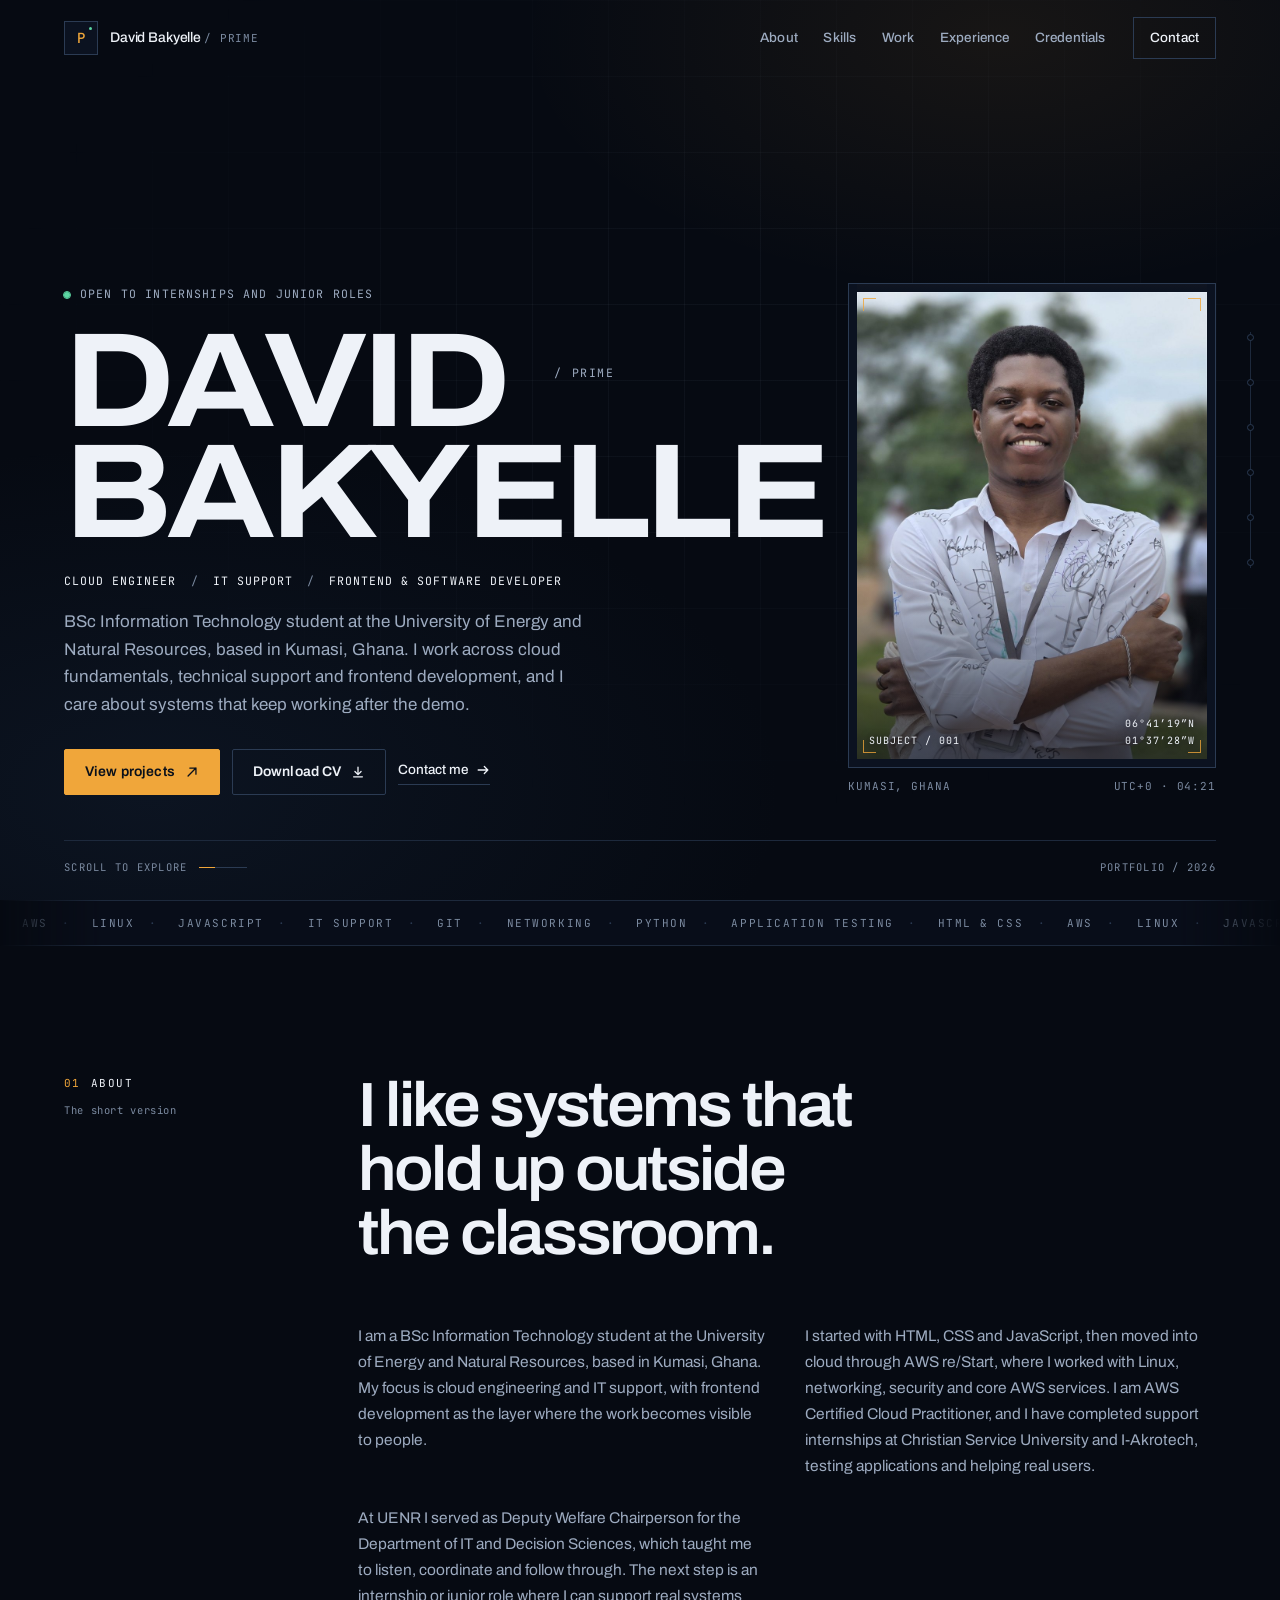
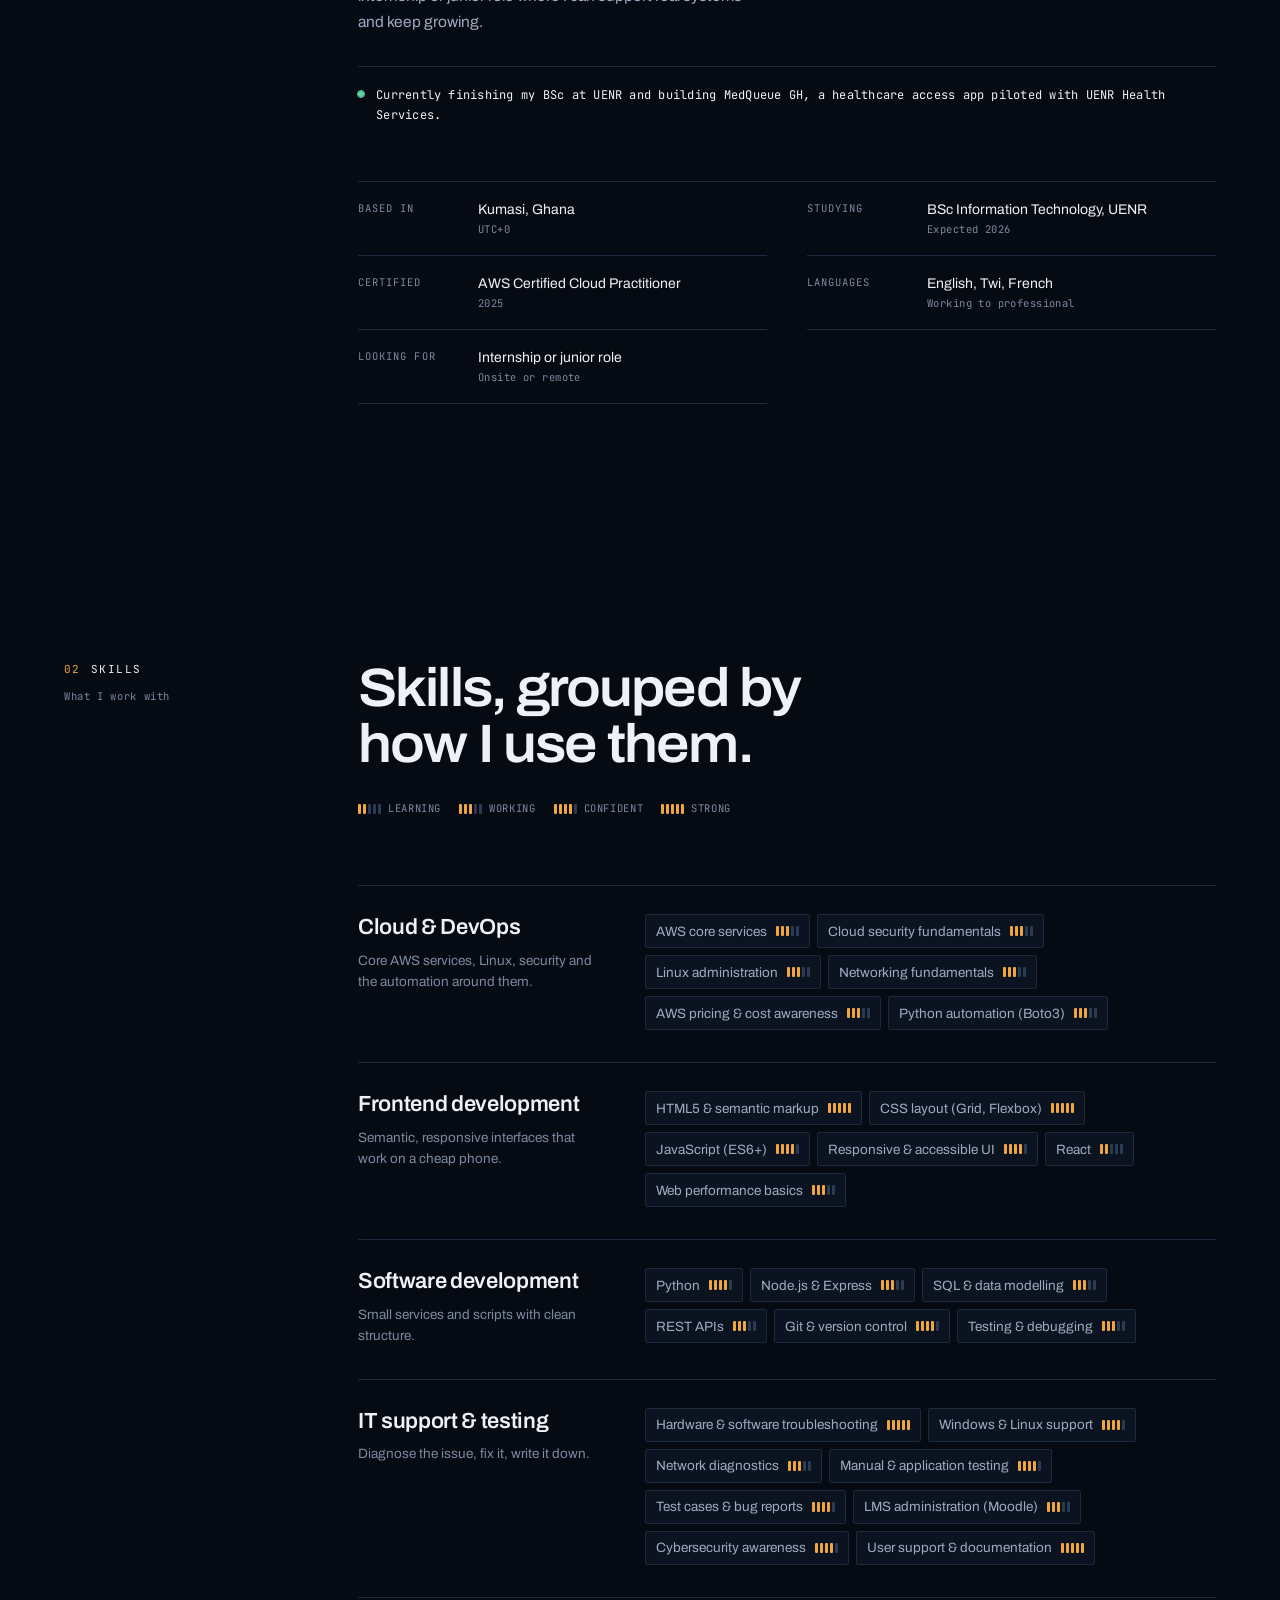
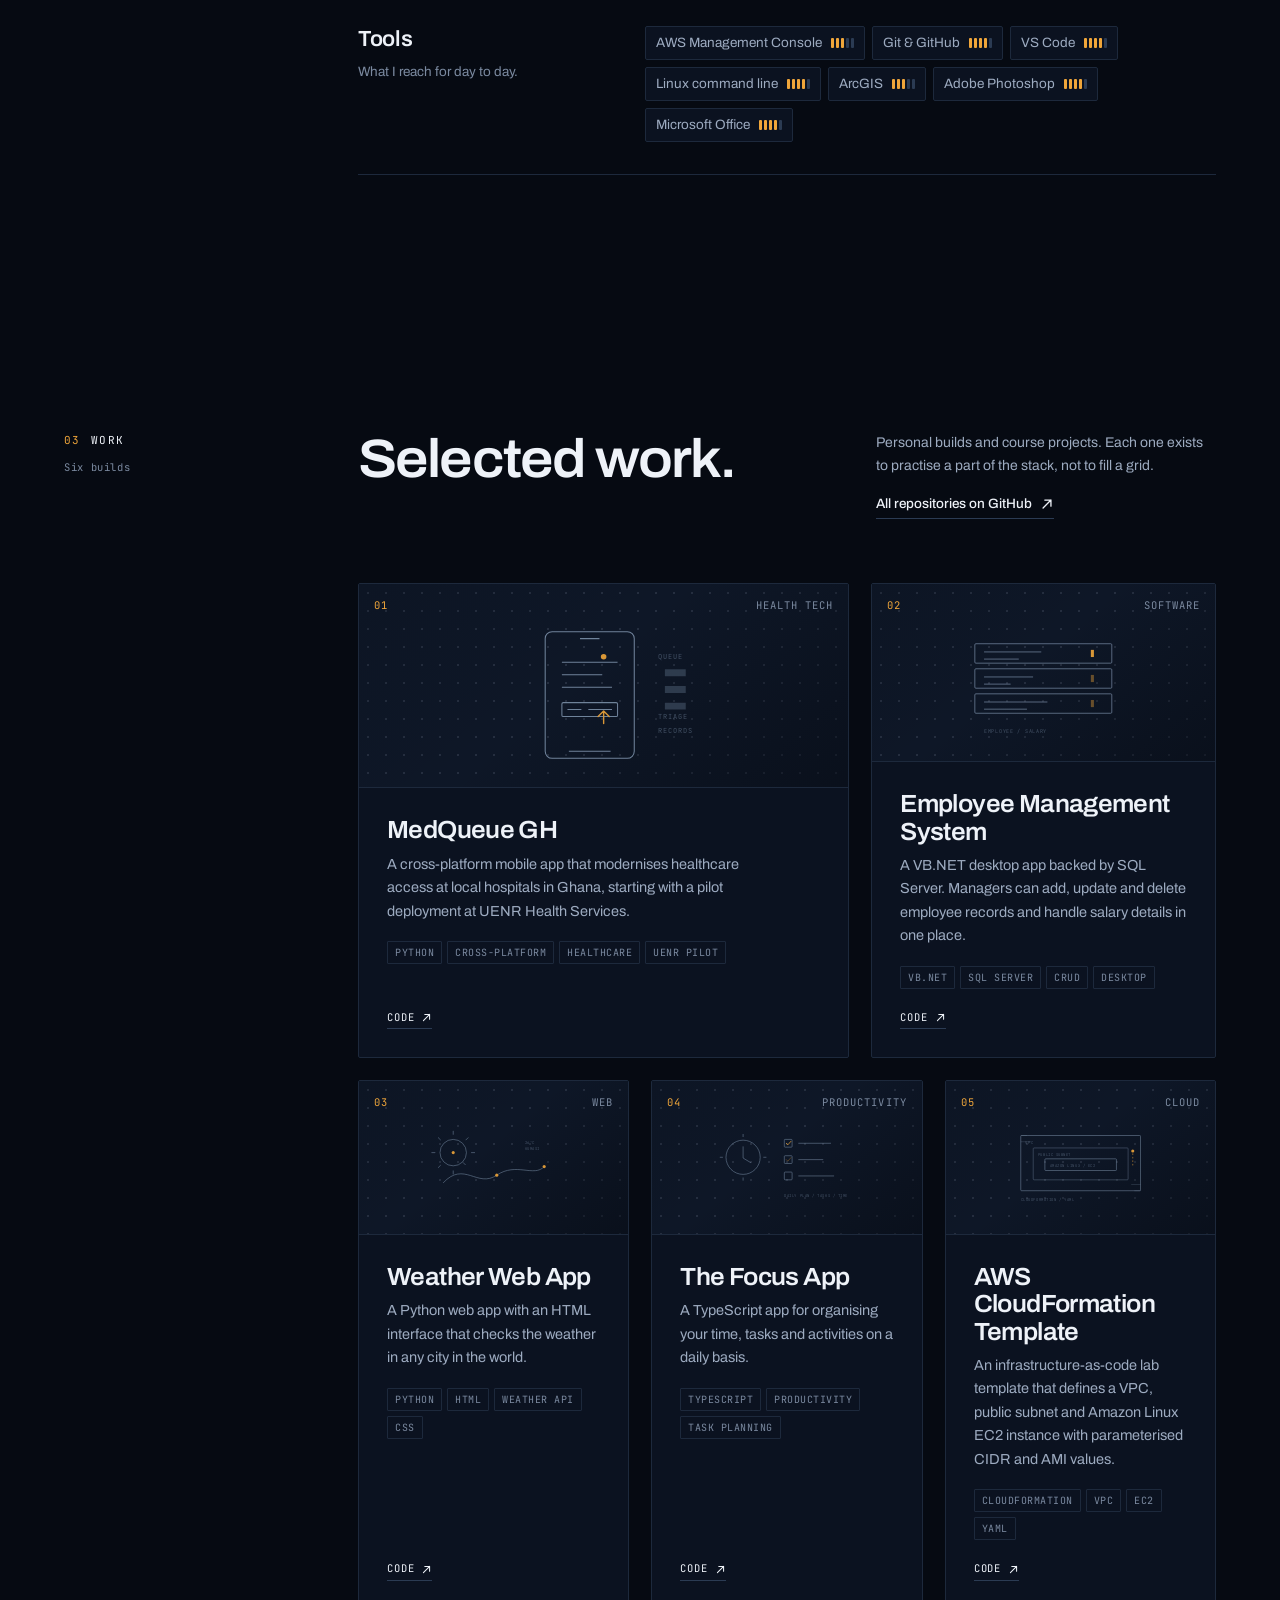
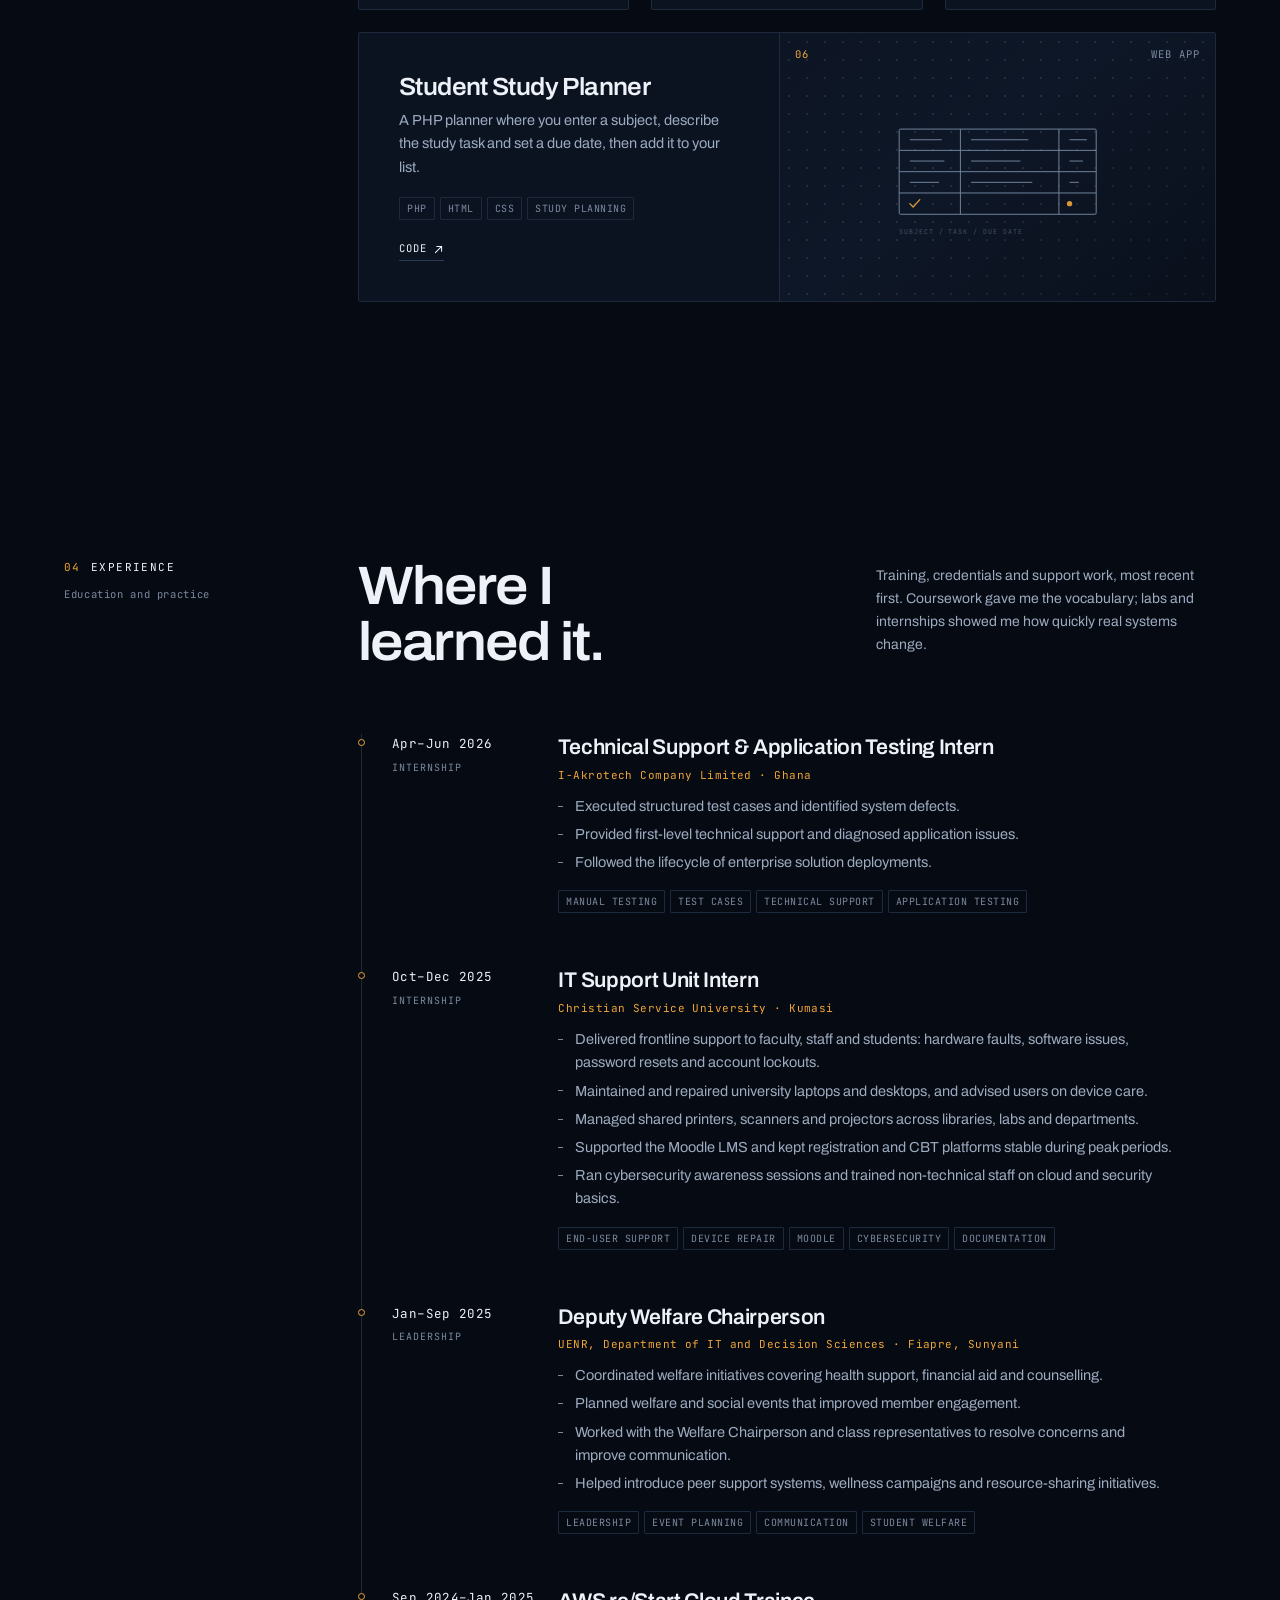
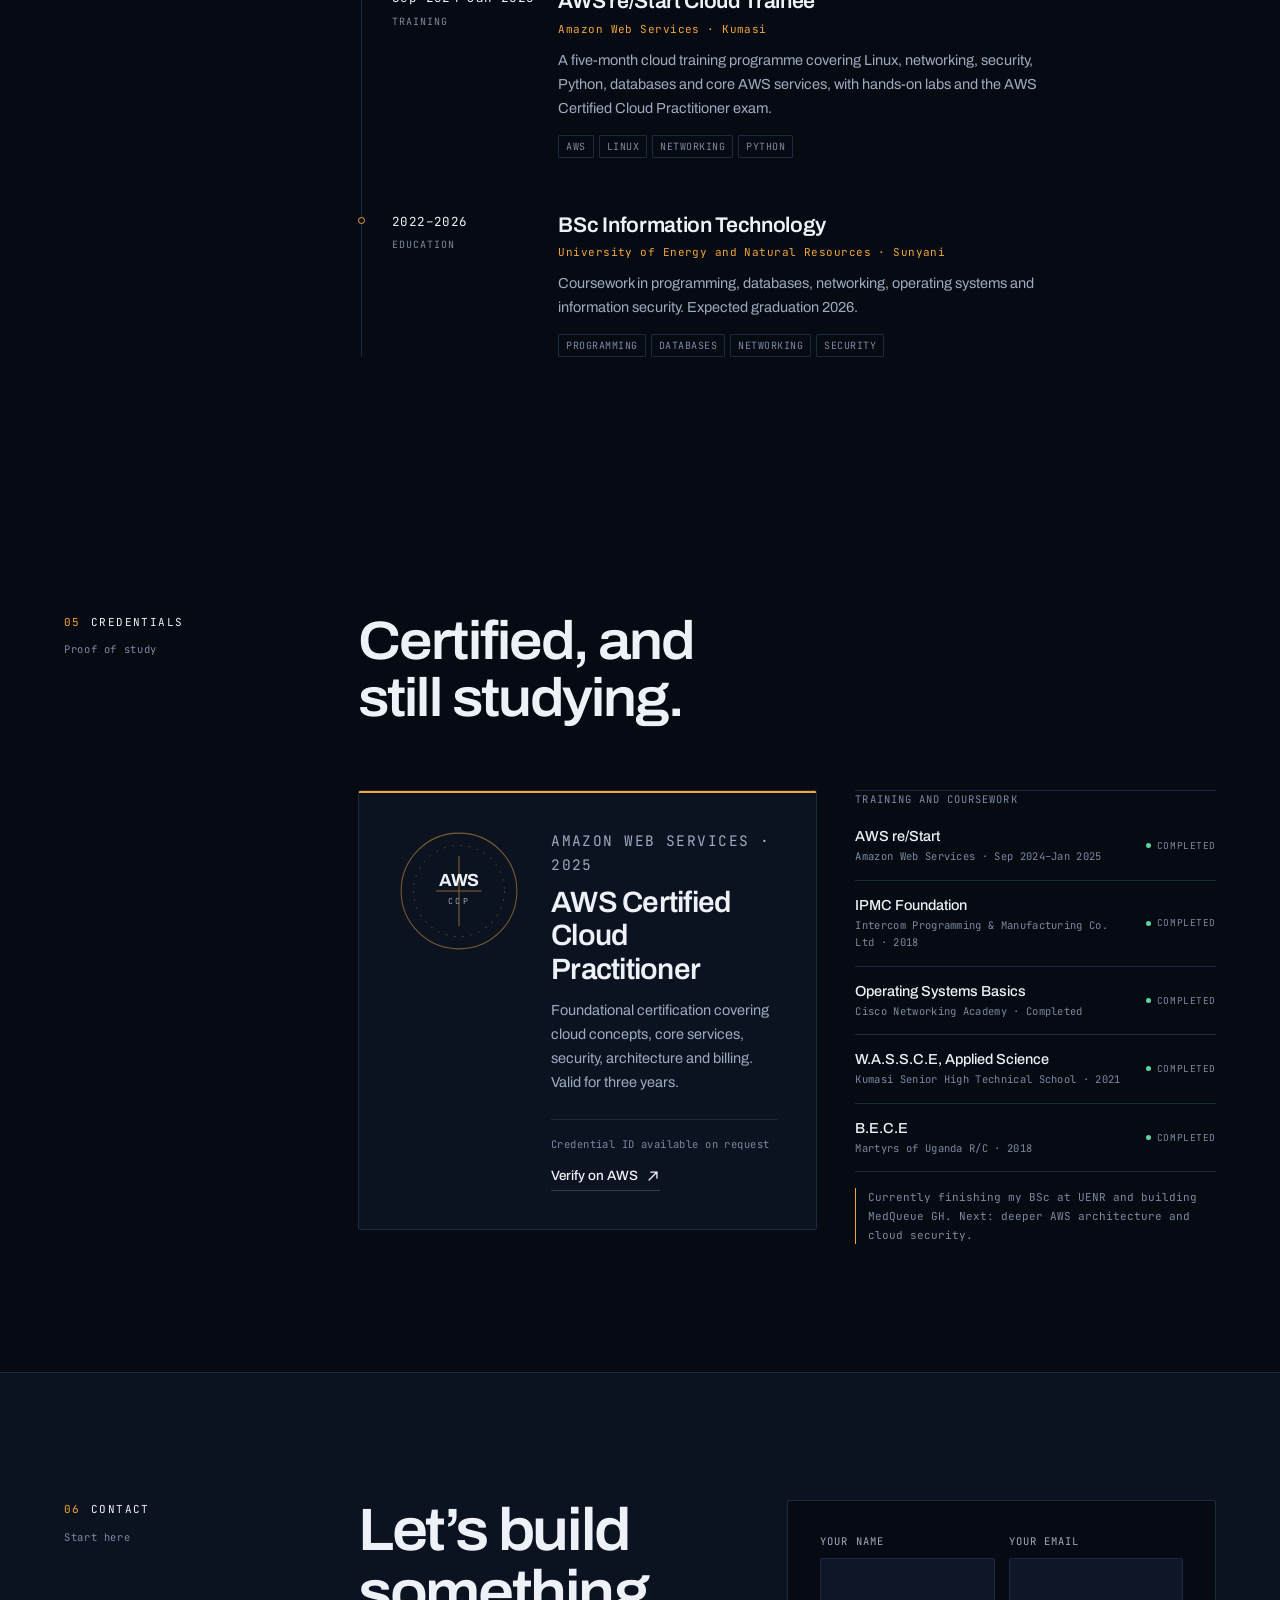
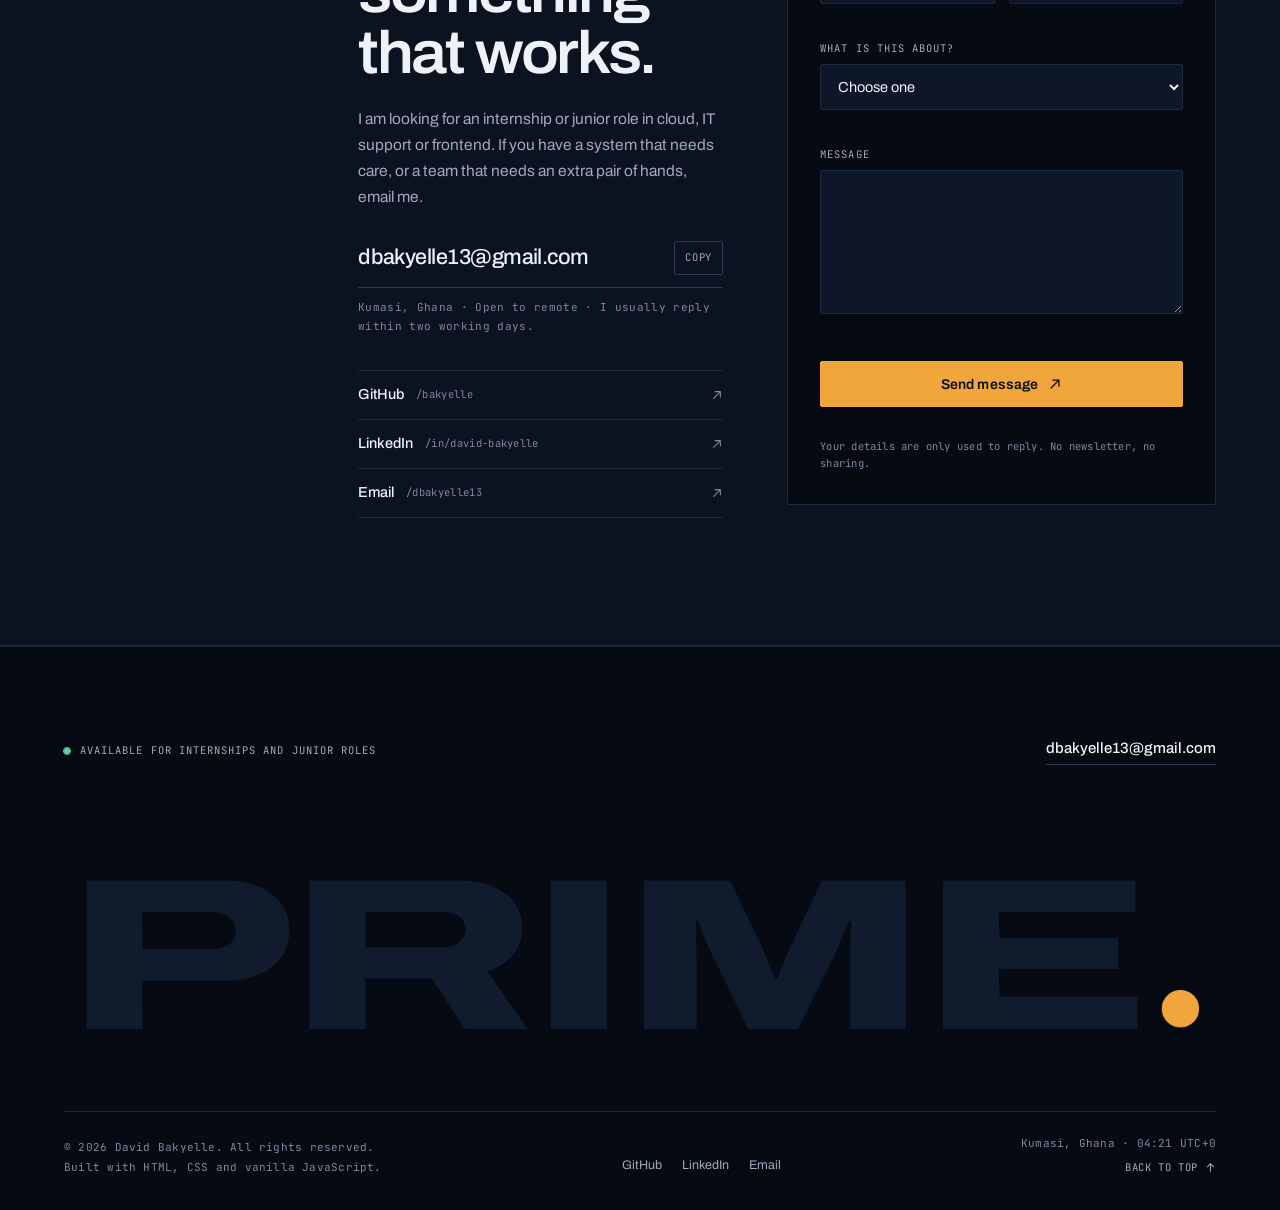
<file: index.html>
<!DOCTYPE html>
<html lang="en">
<head>
  <meta charset="utf-8">
  <meta name="viewport" content="width=device-width, initial-scale=1">
  <title>David Bakyelle (Prime) | Cloud, IT Support &amp; Frontend Developer</title>
  <meta name="description" content="David Bakyelle (Prime) is a BSc IT student at UENR, based in Kumasi, Ghana. Cloud fundamentals, IT support, frontend and software development. Open to internships and junior roles.">
  <meta name="author" content="David Bakyelle">
  <meta name="theme-color" content="#060a12">
  <meta name="color-scheme" content="dark">
  <link rel="canonical" href="https://davidbakyelle.com/">

  <link rel="icon" href="assets/img/favicon.svg" type="image/svg+xml">
  <link rel="apple-touch-icon" href="assets/img/icon-180.png">
  <link rel="manifest" href="site.webmanifest">

  <!-- Open Graph / social -->
  <meta property="og:type" content="website">
  <meta property="og:site_name" content="David Bakyelle">
  <meta property="og:title" content="David Bakyelle (Prime) | Cloud, IT Support &amp; Frontend Developer">
  <meta property="og:description" content="BSc IT student at UENR, based in Kumasi, Ghana. Cloud fundamentals, IT support, frontend and software development. Open to internships and junior roles.">
  <meta property="og:url" content="https://davidbakyelle.com/">
  <meta property="og:image" content="https://davidbakyelle.com/assets/img/og-image.png">
  <meta property="og:image:width" content="1200">
  <meta property="og:image:height" content="630">
  <meta property="og:image:alt" content="David Bakyelle, Prime. Cloud, IT support, frontend and software developer in Kumasi, Ghana.">
  <meta name="twitter:card" content="summary_large_image">
  <meta name="twitter:title" content="David Bakyelle (Prime) | Cloud, IT Support &amp; Frontend Developer">
  <meta name="twitter:description" content="BSc IT student at UENR, based in Kumasi, Ghana. Cloud fundamentals, IT support, frontend and software development.">
  <meta name="twitter:image" content="https://davidbakyelle.com/assets/img/og-image.png">

  <link rel="preload" href="assets/fonts/archivo-latin.woff2" as="font" type="font/woff2" crossorigin>
  <link rel="stylesheet" href="assets/css/fonts.css">
  <link rel="stylesheet" href="assets/css/styles.css">

  <script type="application/ld+json">
  {
    "@context": "https://schema.org",
    "@type": "Person",
    "name": "David Bakyelle",
    "alternateName": "Prime",
    "url": "https://davidbakyelle.com/",
    "image": "https://davidbakyelle.com/assets/img/portrait.jpg",
    "email": "mailto:dbakyelle13@gmail.com",
    "jobTitle": "Cloud Engineer / IT Support Specialist / Frontend and Software Developer",
    "description": "BSc Information Technology student at the University of Energy and Natural Resources, based in Kumasi, Ghana, focused on cloud computing, IT support, application testing and frontend development.",
    "address": {
      "@type": "PostalAddress",
      "addressLocality": "Kumasi",
      "addressRegion": "Ashanti Region",
      "addressCountry": "GH"
    },
    "alumniOf": [
      {
        "@type": "CollegeOrUniversity",
        "name": "University of Energy and Natural Resources"
      },
      {
        "@type": "EducationalOrganization",
        "name": "Kumasi Senior High Technical School"
      }
    ],
    "knowsAbout": ["Amazon Web Services", "Cloud computing", "Linux", "IT support", "Application testing", "Moodle LMS administration", "Cybersecurity awareness", "JavaScript", "HTML", "CSS", "Python", "ArcGIS", "Adobe Photoshop"],
    "knowsLanguage": [
      { "@type": "Language", "name": "English" },
      { "@type": "Language", "name": "Twi" },
      { "@type": "Language", "name": "French" }
    ],
    "sameAs": [
      "https://github.com/bakyelle",
      "https://www.linkedin.com/in/david-bakyelle-b27171338"
    ],
    "hasCredential": [
      {
        "@type": "EducationalOccupationalCredential",
        "name": "AWS Certified Cloud Practitioner",
        "credentialCategory": "certification",
        "dateCreated": "2025",
        "recognizedBy": {
          "@type": "Organization",
          "name": "Amazon Web Services"
        }
      },
      {
        "@type": "EducationalOccupationalCredential",
        "name": "AWS re/Start Graduate",
        "credentialCategory": "certificate",
        "recognizedBy": {
          "@type": "Organization",
          "name": "Amazon Web Services"
        }
      },
      {
        "@type": "EducationalOccupationalCredential",
        "name": "IPMC Foundation Certificate",
        "credentialCategory": "certificate",
        "recognizedBy": {
          "@type": "Organization",
          "name": "Intercom Programming & Manufacturing Co. Ltd"
        }
      },
      {
        "@type": "EducationalOccupationalCredential",
        "name": "Operating Systems Basics",
        "credentialCategory": "certificate"
      }
    ]
  }
  </script>
</head>
<body>
  <a class="skip-link" href="#main">Skip to content</a>

  <svg class="sprite" xmlns="http://www.w3.org/2000/svg" aria-hidden="true" focusable="false">
    <symbol id="i-arrow" viewBox="0 0 16 16">
      <path d="M3.5 12.5 12.5 3.5M5.5 3.5h7v7" fill="none" stroke="currentColor" stroke-width="1.5" stroke-linecap="round" stroke-linejoin="round"/>
    </symbol>
    <symbol id="i-arrow-right" viewBox="0 0 16 16">
      <path d="M2.5 8h11M9.5 4l4 4-4 4" fill="none" stroke="currentColor" stroke-width="1.5" stroke-linecap="round" stroke-linejoin="round"/>
    </symbol>
    <symbol id="i-download" viewBox="0 0 16 16">
      <path d="M8 2.5v8M4.5 7.5 8 11l3.5-3.5M3 13.5h10" fill="none" stroke="currentColor" stroke-width="1.5" stroke-linecap="round" stroke-linejoin="round"/>
    </symbol>
    <symbol id="i-arrow-up" viewBox="0 0 16 16">
      <path d="M8 13.5v-11M3.5 7 8 2.5 12.5 7" fill="none" stroke="currentColor" stroke-width="1.5" stroke-linecap="round" stroke-linejoin="round"/>
    </symbol>
  </svg>

  <header class="site-header" data-header>
    <div class="header-inner">
      <a class="brand" href="#top">
        <span class="brand-mark" aria-hidden="true">P<span class="brand-dot"></span></span>
        <span class="brand-text">David Bakyelle <span class="brand-handle">/ Prime</span></span>
        <span class="sr-only">Back to top</span>
      </a>

      <nav class="site-nav" id="site-nav" aria-label="Primary navigation">
        <a href="#about" data-nav="about">About</a>
        <a href="#skills" data-nav="skills">Skills</a>
        <a href="#work" data-nav="work">Work</a>
        <a href="#experience" data-nav="experience">Experience</a>
        <a href="#credentials" data-nav="credentials">Credentials</a>
        <a class="nav-cta" href="#contact" data-nav="contact">Contact</a>
        <span class="nav-coord" aria-hidden="true">Kumasi, Ghana · 06°41′N 01°37′W</span>
      </nav>

      <button class="menu-toggle" type="button" aria-expanded="false" aria-controls="site-nav" aria-label="Open menu">
        <span class="menu-label">Menu</span>
        <span class="menu-icon" aria-hidden="true"><span></span><span></span></span>
      </button>
    </div>
    <div class="scroll-progress" aria-hidden="true"><span data-progress></span></div>
  </header>

  <nav class="rail" aria-label="Section shortcuts">
    <span class="rail-track" aria-hidden="true"><span class="rail-fill" data-rail-fill></span></span>
    <a class="rail-node" href="#about" data-rail="about"><span class="rail-label">About</span><span class="rail-dot"></span></a>
    <a class="rail-node" href="#skills" data-rail="skills"><span class="rail-label">Skills</span><span class="rail-dot"></span></a>
    <a class="rail-node" href="#work" data-rail="work"><span class="rail-label">Work</span><span class="rail-dot"></span></a>
    <a class="rail-node" href="#experience" data-rail="experience"><span class="rail-label">Experience</span><span class="rail-dot"></span></a>
    <a class="rail-node" href="#credentials" data-rail="credentials"><span class="rail-label">Credentials</span><span class="rail-dot"></span></a>
    <a class="rail-node" href="#contact" data-rail="contact"><span class="rail-label">Contact</span><span class="rail-dot"></span></a>
  </nav>

  <main id="main">
    <section class="hero" id="top" aria-labelledby="hero-name">
      <div class="hero-grid shell">
        <div class="hero-copy">
          <p class="status">
            <span class="status-dot" aria-hidden="true"></span>
            <span>Open to internships and junior roles</span>
          </p>

          <h1 class="hero-name" id="hero-name">
            <span class="hero-line"><span class="hero-line-inner">David <span class="hero-handle">/ Prime</span></span></span>
            <span class="hero-line"><span class="hero-line-inner">Bakyelle</span></span>
          </h1>

          <p class="hero-roles">
            <span>Cloud Engineer</span>
            <span>IT Support</span>
            <span>Frontend &amp; Software Developer</span>
          </p>

          <p class="hero-intro">
            BSc Information Technology student at the University of Energy and Natural Resources,
            based in Kumasi, Ghana. I work across cloud fundamentals, technical support and frontend
            development, and I care about systems that keep working after the demo.
          </p>

          <div class="hero-actions">
            <a class="btn btn-primary" href="#work">
              <span>View projects</span>
              <svg class="icon" aria-hidden="true"><use href="#i-arrow"></use></svg>
            </a>
            <a class="btn btn-ghost" href="assets/cv/David-Bakyelle-CV.pdf" download>
              <span>Download CV</span>
              <svg class="icon" aria-hidden="true"><use href="#i-download"></use></svg>
            </a>
            <a class="link-arrow" href="#contact">
              Contact me
              <svg class="icon" aria-hidden="true"><use href="#i-arrow-right"></use></svg>
            </a>
          </div>
        </div>

        <figure class="portrait">
          <div class="portrait-frame">
            <img src="assets/img/portrait.jpg" alt="Portrait of David Bakyelle" width="900" height="1200" decoding="async" fetchpriority="high">
            <span class="portrait-scan" aria-hidden="true"></span>
            <span class="corner corner-tl" aria-hidden="true"></span>
            <span class="corner corner-tr" aria-hidden="true"></span>
            <span class="corner corner-bl" aria-hidden="true"></span>
            <span class="corner corner-br" aria-hidden="true"></span>
            <figcaption class="portrait-meta">
              <span>Subject / 001</span>
              <span>06°41′19″N<br>01°37′28″W</span>
            </figcaption>
          </div>
          <div class="portrait-caption">
            <span>Kumasi, Ghana</span>
            <span>UTC+0 · <time data-clock>00:00</time></span>
          </div>
        </figure>
      </div>

      <div class="hero-foot shell">
        <a class="scroll-cue" href="#about">
          <span>Scroll to explore</span>
          <span class="scroll-line" aria-hidden="true"></span>
        </a>
        <p class="hero-coord">Portfolio / 2026</p>
      </div>
    </section>

    <div class="ticker" aria-hidden="true">
      <div class="ticker-track">
        <div class="ticker-group">
          <span>AWS</span><span>Linux</span><span>JavaScript</span><span>IT support</span><span>Git</span><span>Networking</span><span>Python</span><span>Application testing</span><span>HTML &amp; CSS</span>
        </div>
        <div class="ticker-group">
          <span>AWS</span><span>Linux</span><span>JavaScript</span><span>IT support</span><span>Git</span><span>Networking</span><span>Python</span><span>Application testing</span><span>HTML &amp; CSS</span>
        </div>
      </div>
    </div>

    <section class="section about" id="about" aria-labelledby="about-title">
      <div class="section-grid shell">
        <div class="section-rail">
          <p class="section-index"><span>01</span> About</p>
          <p class="section-note">The short version</p>
        </div>

        <div class="section-main about-main">
          <h2 class="statement" id="about-title">I like systems that hold up outside the classroom.</h2>

          <div class="about-prose">
            <p>
              I am a BSc Information Technology student at the University of Energy and Natural
              Resources, based in Kumasi, Ghana. My focus is cloud engineering and IT support, with
              frontend development as the layer where the work becomes visible to people.
            </p>
            <p>
              I started with HTML, CSS and JavaScript, then moved into cloud through AWS re/Start,
              where I worked with Linux, networking, security and core AWS services. I am AWS Certified
              Cloud Practitioner, and I have completed support internships at Christian Service
              University and I-Akrotech, testing applications and helping real users.
            </p>
            <p>
              At UENR I served as Deputy Welfare Chairperson for the Department of IT and Decision
              Sciences, which taught me to listen, coordinate and follow through. The next step is an
              internship or junior role where I can support real systems and keep growing.
            </p>
            <p class="about-now">
              <span class="status-dot" aria-hidden="true"></span>
              <span>Currently finishing my BSc at UENR and building MedQueue GH, a healthcare access app piloted with UENR Health Services.</span>
            </p>
          </div>

          <dl class="facts">
            <div class="fact">
              <dt>Based in</dt>
              <dd>Kumasi, Ghana <span class="fact-muted">UTC+0</span></dd>
            </div>
            <div class="fact">
              <dt>Studying</dt>
              <dd>BSc Information Technology, UENR <span class="fact-muted">Expected 2026</span></dd>
            </div>
            <div class="fact">
              <dt>Certified</dt>
              <dd>AWS Certified Cloud Practitioner <span class="fact-muted">2025</span></dd>
            </div>
            <div class="fact">
              <dt>Languages</dt>
              <dd>English, Twi, French <span class="fact-muted">Working to professional</span></dd>
            </div>
            <div class="fact">
              <dt>Looking for</dt>
              <dd>Internship or junior role <span class="fact-muted">Onsite or remote</span></dd>
            </div>
          </dl>
        </div>
      </div>
    </section>

    <section class="section skills" id="skills" aria-labelledby="skills-title">
      <div class="section-grid shell">
        <div class="section-rail">
          <p class="section-index"><span>02</span> Skills</p>
          <p class="section-note">What I work with</p>
        </div>

        <div class="section-main">
          <div class="section-head">
            <h2 id="skills-title">Skills, grouped by how I use them.</h2>
            <div class="skill-legend" aria-hidden="true">
              <span><span class="meter meter-demo" data-level="2"><i></i><i></i><i></i><i></i><i></i></span>Learning</span>
              <span><span class="meter meter-demo" data-level="3"><i></i><i></i><i></i><i></i><i></i></span>Working</span>
              <span><span class="meter meter-demo" data-level="4"><i></i><i></i><i></i><i></i><i></i></span>Confident</span>
              <span><span class="meter meter-demo" data-level="5"><i></i><i></i><i></i><i></i><i></i></span>Strong</span>
            </div>
          </div>

          <div class="skill-groups">
            <article class="skill-group">
              <div class="skill-group-head">
                <h3>Cloud &amp; DevOps</h3>
                <p>Core AWS services, Linux, security and the automation around them.</p>
              </div>
              <ul class="skill-list">
                <li class="skill" data-level="3">
                  <span class="skill-name">AWS core services</span>
                  <span class="meter" aria-hidden="true"><i></i><i></i><i></i><i></i><i></i></span>
                  <span class="sr-only">Working level, 3 of 5</span>
                </li>
                <li class="skill" data-level="3">
                  <span class="skill-name">Cloud security fundamentals</span>
                  <span class="meter" aria-hidden="true"><i></i><i></i><i></i><i></i><i></i></span>
                  <span class="sr-only">Working level, 3 of 5</span>
                </li>
                <li class="skill" data-level="3">
                  <span class="skill-name">Linux administration</span>
                  <span class="meter" aria-hidden="true"><i></i><i></i><i></i><i></i><i></i></span>
                  <span class="sr-only">Working level, 3 of 5</span>
                </li>
                <li class="skill" data-level="3">
                  <span class="skill-name">Networking fundamentals</span>
                  <span class="meter" aria-hidden="true"><i></i><i></i><i></i><i></i><i></i></span>
                  <span class="sr-only">Working level, 3 of 5</span>
                </li>
                <li class="skill" data-level="3">
                  <span class="skill-name">AWS pricing &amp; cost awareness</span>
                  <span class="meter" aria-hidden="true"><i></i><i></i><i></i><i></i><i></i></span>
                  <span class="sr-only">Working level, 3 of 5</span>
                </li>
                <li class="skill" data-level="3">
                  <span class="skill-name">Python automation (Boto3)</span>
                  <span class="meter" aria-hidden="true"><i></i><i></i><i></i><i></i><i></i></span>
                  <span class="sr-only">Working level, 3 of 5</span>
                </li>
              </ul>
            </article>

            <article class="skill-group">
              <div class="skill-group-head">
                <h3>Frontend development</h3>
                <p>Semantic, responsive interfaces that work on a cheap phone.</p>
              </div>
              <ul class="skill-list">
                <li class="skill" data-level="5">
                  <span class="skill-name">HTML5 &amp; semantic markup</span>
                  <span class="meter" aria-hidden="true"><i></i><i></i><i></i><i></i><i></i></span>
                  <span class="sr-only">Strong level, 5 of 5</span>
                </li>
                <li class="skill" data-level="5">
                  <span class="skill-name">CSS layout (Grid, Flexbox)</span>
                  <span class="meter" aria-hidden="true"><i></i><i></i><i></i><i></i><i></i></span>
                  <span class="sr-only">Strong level, 5 of 5</span>
                </li>
                <li class="skill" data-level="4">
                  <span class="skill-name">JavaScript (ES6+)</span>
                  <span class="meter" aria-hidden="true"><i></i><i></i><i></i><i></i><i></i></span>
                  <span class="sr-only">Confident level, 4 of 5</span>
                </li>
                <li class="skill" data-level="4">
                  <span class="skill-name">Responsive &amp; accessible UI</span>
                  <span class="meter" aria-hidden="true"><i></i><i></i><i></i><i></i><i></i></span>
                  <span class="sr-only">Confident level, 4 of 5</span>
                </li>
                <li class="skill" data-level="2">
                  <span class="skill-name">React</span>
                  <span class="meter" aria-hidden="true"><i></i><i></i><i></i><i></i><i></i></span>
                  <span class="sr-only">Learning level, 2 of 5</span>
                </li>
                <li class="skill" data-level="3">
                  <span class="skill-name">Web performance basics</span>
                  <span class="meter" aria-hidden="true"><i></i><i></i><i></i><i></i><i></i></span>
                  <span class="sr-only">Working level, 3 of 5</span>
                </li>
              </ul>
            </article>

            <article class="skill-group">
              <div class="skill-group-head">
                <h3>Software development</h3>
                <p>Small services and scripts with clean structure.</p>
              </div>
              <ul class="skill-list">
                <li class="skill" data-level="4">
                  <span class="skill-name">Python</span>
                  <span class="meter" aria-hidden="true"><i></i><i></i><i></i><i></i><i></i></span>
                  <span class="sr-only">Confident level, 4 of 5</span>
                </li>
                <li class="skill" data-level="3">
                  <span class="skill-name">Node.js &amp; Express</span>
                  <span class="meter" aria-hidden="true"><i></i><i></i><i></i><i></i><i></i></span>
                  <span class="sr-only">Working level, 3 of 5</span>
                </li>
                <li class="skill" data-level="3">
                  <span class="skill-name">SQL &amp; data modelling</span>
                  <span class="meter" aria-hidden="true"><i></i><i></i><i></i><i></i><i></i></span>
                  <span class="sr-only">Working level, 3 of 5</span>
                </li>
                <li class="skill" data-level="3">
                  <span class="skill-name">REST APIs</span>
                  <span class="meter" aria-hidden="true"><i></i><i></i><i></i><i></i><i></i></span>
                  <span class="sr-only">Working level, 3 of 5</span>
                </li>
                <li class="skill" data-level="4">
                  <span class="skill-name">Git &amp; version control</span>
                  <span class="meter" aria-hidden="true"><i></i><i></i><i></i><i></i><i></i></span>
                  <span class="sr-only">Confident level, 4 of 5</span>
                </li>
                <li class="skill" data-level="3">
                  <span class="skill-name">Testing &amp; debugging</span>
                  <span class="meter" aria-hidden="true"><i></i><i></i><i></i><i></i><i></i></span>
                  <span class="sr-only">Working level, 3 of 5</span>
                </li>
              </ul>
            </article>

            <article class="skill-group">
              <div class="skill-group-head">
                <h3>IT support &amp; testing</h3>
                <p>Diagnose the issue, fix it, write it down.</p>
              </div>
              <ul class="skill-list">
                <li class="skill" data-level="5">
                  <span class="skill-name">Hardware &amp; software troubleshooting</span>
                  <span class="meter" aria-hidden="true"><i></i><i></i><i></i><i></i><i></i></span>
                  <span class="sr-only">Strong level, 5 of 5</span>
                </li>
                <li class="skill" data-level="4">
                  <span class="skill-name">Windows &amp; Linux support</span>
                  <span class="meter" aria-hidden="true"><i></i><i></i><i></i><i></i><i></i></span>
                  <span class="sr-only">Confident level, 4 of 5</span>
                </li>
                <li class="skill" data-level="3">
                  <span class="skill-name">Network diagnostics</span>
                  <span class="meter" aria-hidden="true"><i></i><i></i><i></i><i></i><i></i></span>
                  <span class="sr-only">Working level, 3 of 5</span>
                </li>
                <li class="skill" data-level="4">
                  <span class="skill-name">Manual &amp; application testing</span>
                  <span class="meter" aria-hidden="true"><i></i><i></i><i></i><i></i><i></i></span>
                  <span class="sr-only">Confident level, 4 of 5</span>
                </li>
                <li class="skill" data-level="4">
                  <span class="skill-name">Test cases &amp; bug reports</span>
                  <span class="meter" aria-hidden="true"><i></i><i></i><i></i><i></i><i></i></span>
                  <span class="sr-only">Confident level, 4 of 5</span>
                </li>
                <li class="skill" data-level="3">
                  <span class="skill-name">LMS administration (Moodle)</span>
                  <span class="meter" aria-hidden="true"><i></i><i></i><i></i><i></i><i></i></span>
                  <span class="sr-only">Working level, 3 of 5</span>
                </li>
                <li class="skill" data-level="4">
                  <span class="skill-name">Cybersecurity awareness</span>
                  <span class="meter" aria-hidden="true"><i></i><i></i><i></i><i></i><i></i></span>
                  <span class="sr-only">Confident level, 4 of 5</span>
                </li>
                <li class="skill" data-level="5">
                  <span class="skill-name">User support &amp; documentation</span>
                  <span class="meter" aria-hidden="true"><i></i><i></i><i></i><i></i><i></i></span>
                  <span class="sr-only">Strong level, 5 of 5</span>
                </li>
              </ul>
            </article>

            <article class="skill-group">
              <div class="skill-group-head">
                <h3>Tools</h3>
                <p>What I reach for day to day.</p>
              </div>
              <ul class="skill-list">
                <li class="skill" data-level="3">
                  <span class="skill-name">AWS Management Console</span>
                  <span class="meter" aria-hidden="true"><i></i><i></i><i></i><i></i><i></i></span>
                  <span class="sr-only">Working level, 3 of 5</span>
                </li>
                <li class="skill" data-level="4">
                  <span class="skill-name">Git &amp; GitHub</span>
                  <span class="meter" aria-hidden="true"><i></i><i></i><i></i><i></i><i></i></span>
                  <span class="sr-only">Confident level, 4 of 5</span>
                </li>
                <li class="skill" data-level="4">
                  <span class="skill-name">VS Code</span>
                  <span class="meter" aria-hidden="true"><i></i><i></i><i></i><i></i><i></i></span>
                  <span class="sr-only">Confident level, 4 of 5</span>
                </li>
                <li class="skill" data-level="4">
                  <span class="skill-name">Linux command line</span>
                  <span class="meter" aria-hidden="true"><i></i><i></i><i></i><i></i><i></i></span>
                  <span class="sr-only">Confident level, 4 of 5</span>
                </li>
                <li class="skill" data-level="3">
                  <span class="skill-name">ArcGIS</span>
                  <span class="meter" aria-hidden="true"><i></i><i></i><i></i><i></i><i></i></span>
                  <span class="sr-only">Working level, 3 of 5</span>
                </li>
                <li class="skill" data-level="4">
                  <span class="skill-name">Adobe Photoshop</span>
                  <span class="meter" aria-hidden="true"><i></i><i></i><i></i><i></i><i></i></span>
                  <span class="sr-only">Confident level, 4 of 5</span>
                </li>
                <li class="skill" data-level="4">
                  <span class="skill-name">Microsoft Office</span>
                  <span class="meter" aria-hidden="true"><i></i><i></i><i></i><i></i><i></i></span>
                  <span class="sr-only">Confident level, 4 of 5</span>
                </li>
              </ul>
            </article>
          </div>
        </div>
      </div>
    </section>

    <section class="section work" id="work" aria-labelledby="work-title">
      <div class="section-grid shell">
        <div class="section-rail">
          <p class="section-index"><span>03</span> Work</p>
          <p class="section-note">Six builds</p>
        </div>

        <div class="section-main">
          <div class="section-head section-head-split">
            <h2 id="work-title">Selected work.</h2>
            <div class="section-aside">
              <p>Personal builds and course projects. Each one exists to practise a part of the stack, not to fill a grid.</p>
              <a class="link-arrow" href="https://github.com/bakyelle" target="_blank" rel="noopener noreferrer">
                All repositories on GitHub
                <svg class="icon" aria-hidden="true"><use href="#i-arrow"></use></svg>
                <span class="sr-only">(opens in a new tab)</span>
              </a>
            </div>
          </div>

          <div class="project-grid">
            <article class="project project-lg">
              <div class="project-plate" aria-hidden="true">
                <span class="project-no">01</span>
                <span class="project-type">Health tech</span>
                <svg class="project-art" viewBox="0 0 600 240" focusable="false">
                  <g fill="none" stroke="currentColor" stroke-width="1.5">
                    <rect x="216" y="34" width="128" height="182" rx="10"/>
                    <path d="M266 44h28M250 206h60"/>
                    <path d="M240 78h80M240 96h58M240 114h72"/>
                    <rect x="240" y="136" width="80" height="20" rx="2"/>
                    <path d="M248 146h20M278 146h34"/>
                  </g>
                  <path d="M388 88h30v10h-30zM388 112h30v10h-30zM388 136h30v10h-30z" fill="currentColor" opacity=".35"/>
                  <path d="M300 166v-18m0 0-8 8m8-8 8 8" fill="none" stroke="#f0a63a" stroke-width="2" stroke-linecap="round"/>
                  <g fill="currentColor" opacity=".55" font-family="'JetBrains Mono', monospace" font-size="10" letter-spacing="1.4">
                    <text x="378" y="74">QUEUE</text>
                    <text x="378" y="160">TRIAGE</text>
                    <text x="378" y="180">RECORDS</text>
                  </g>
                  <circle cx="300" cy="70" r="4" fill="#f0a63a"/>
                </svg>
              </div>
              <div class="project-body">
                <h3>MedQueue GH</h3>
                <p>A cross-platform mobile app that modernises healthcare access at local hospitals in Ghana, starting with a pilot deployment at UENR Health Services.</p>
                <ul class="tags">
                  <li>Python</li><li>Cross-platform</li><li>Healthcare</li><li>UENR pilot</li>
                </ul>
                <div class="project-links">
                  <a href="https://github.com/bakyelle/MedQueue_GH" target="_blank" rel="noopener noreferrer">
                    Code
                    <svg class="icon" aria-hidden="true"><use href="#i-arrow"></use></svg>
                    <span class="sr-only">for MedQueue GH on GitHub (opens in a new tab)</span>
                  </a>
                </div>
              </div>
            </article>

            <article class="project project-sm">
              <div class="project-plate" aria-hidden="true">
                <span class="project-no">02</span>
                <span class="project-type">Software</span>
                <svg class="project-art" viewBox="0 0 600 240" focusable="false">
                  <g fill="none" stroke="currentColor" stroke-width="1.5">
                    <rect x="166" y="52" width="268" height="38" rx="2"/>
                    <rect x="166" y="101" width="268" height="38" rx="2"/>
                    <rect x="166" y="150" width="268" height="38" rx="2"/>
                    <path d="M184 68h112M184 82h68M184 117h96M184 131h52M184 166h124M184 180h84"/>
                  </g>
                  <g fill="#f0a63a">
                    <rect x="393" y="64" width="6" height="14"/>
                    <rect x="393" y="113" width="6" height="14" opacity=".45"/>
                    <rect x="393" y="162" width="6" height="14" opacity=".45"/>
                  </g>
                  <g fill="currentColor" opacity=".55" font-family="'JetBrains Mono', monospace" font-size="10" letter-spacing="1.4">
                    <text x="184" y="226">EMPLOYEE / SALARY</text>
                  </g>
                </svg>
              </div>
              <div class="project-body">
                <h3>Employee Management System</h3>
                <p>A VB.NET desktop app backed by SQL Server. Managers can add, update and delete employee records and handle salary details in one place.</p>
                <ul class="tags">
                  <li>VB.NET</li><li>SQL Server</li><li>CRUD</li><li>Desktop</li>
                </ul>
                <div class="project-links">
                  <a href="https://github.com/bakyelle/EmployeeManagementSystem" target="_blank" rel="noopener noreferrer">
                    Code
                    <svg class="icon" aria-hidden="true"><use href="#i-arrow"></use></svg>
                    <span class="sr-only">for Employee Management System on GitHub (opens in a new tab)</span>
                  </a>
                </div>
              </div>
            </article>

            <article class="project project-third">
              <div class="project-plate" aria-hidden="true">
                <span class="project-no">03</span>
                <span class="project-type">Web</span>
                <svg class="project-art" viewBox="0 0 600 240" focusable="false">
                  <g fill="none" stroke="currentColor" stroke-width="1.5">
                    <circle cx="196" cy="92" r="34"/>
                    <path d="M196 46v-10M196 148v-10M150 92h-10M252 92h-10M164 60l-7-7M228 124l-7-7M228 60l7-7M164 124l-7 7"/>
                    <path d="M170 170c54-58 88 14 138-20s96 6 122-22"/>
                  </g>
                  <g fill="#f0a63a">
                    <circle cx="196" cy="92" r="4"/>
                    <circle cx="308" cy="150" r="4"/>
                    <circle cx="430" cy="128" r="4"/>
                  </g>
                  <g fill="currentColor" opacity=".55" font-family="'JetBrains Mono', monospace" font-size="10" letter-spacing="1.4">
                    <text x="380" y="70">26°C</text>
                    <text x="380" y="86">KUMASI</text>
                  </g>
                </svg>
              </div>
              <div class="project-body">
                <h3>Weather Web App</h3>
                <p>A Python web app with an HTML interface that checks the weather in any city in the world.</p>
                <ul class="tags">
                  <li>Python</li><li>HTML</li><li>Weather API</li><li>CSS</li>
                </ul>
                <div class="project-links">
                  <a href="https://github.com/bakyelle/Weather-Web-App" target="_blank" rel="noopener noreferrer">
                    Code
                    <svg class="icon" aria-hidden="true"><use href="#i-arrow"></use></svg>
                    <span class="sr-only">for Weather Web App on GitHub (opens in a new tab)</span>
                  </a>
                </div>
              </div>
            </article>

            <article class="project project-third">
              <div class="project-plate" aria-hidden="true">
                <span class="project-no">04</span>
                <span class="project-type">Productivity</span>
                <svg class="project-art" viewBox="0 0 600 240" focusable="false">
                  <g fill="none" stroke="currentColor" stroke-width="1.5">
                    <circle cx="188" cy="104" r="44"/>
                    <path d="M188 76v30l20 12M188 52v-8M188 164v-8M136 104h-8M248 104h-8"/>
                    <rect x="294" y="58" width="20" height="20" rx="2"/>
                    <rect x="294" y="100" width="20" height="20" rx="2"/>
                    <rect x="294" y="142" width="20" height="20" rx="2"/>
                    <path d="M330 68h84M330 110h64M330 152h92"/>
                  </g>
                  <path d="m299 68 4 4 8-9" fill="none" stroke="#f0a63a" stroke-width="2" stroke-linecap="round" stroke-linejoin="round"/>
                  <path d="m299 110 4 4 8-9" fill="none" stroke="#f0a63a" stroke-width="2" stroke-linecap="round" stroke-linejoin="round" opacity=".45"/>
                  <g fill="currentColor" opacity=".55" font-family="'JetBrains Mono', monospace" font-size="10" letter-spacing="1.4">
                    <text x="294" y="206">DAILY PLAN / TASKS / TIME</text>
                  </g>
                </svg>
              </div>
              <div class="project-body">
                <h3>The Focus App</h3>
                <p>A TypeScript app for organising your time, tasks and activities on a daily basis.</p>
                <ul class="tags">
                  <li>TypeScript</li><li>Productivity</li><li>Task planning</li>
                </ul>
                <div class="project-links">
                  <a href="https://github.com/bakyelle/The-FocusApp" target="_blank" rel="noopener noreferrer">
                    Code
                    <svg class="icon" aria-hidden="true"><use href="#i-arrow"></use></svg>
                    <span class="sr-only">for The Focus App on GitHub (opens in a new tab)</span>
                  </a>
                </div>
              </div>
            </article>

            <article class="project project-third">
              <div class="project-plate" aria-hidden="true">
                <span class="project-no">05</span>
                <span class="project-type">Cloud</span>
                <svg class="project-art" viewBox="0 0 600 240" focusable="false">
                  <g fill="none" stroke="currentColor" stroke-width="1.5">
                    <rect x="146" y="48" width="308" height="142" rx="2"/>
                    <rect x="178" y="80" width="244" height="82" rx="2" opacity=".7"/>
                    <rect x="208" y="108" width="184" height="30" rx="2"/>
                    <path d="M146 64h26M146 48h16M454 174h-24M454 190h-16" opacity=".45"/>
                  </g>
                  <g fill="currentColor" opacity=".55" font-family="'JetBrains Mono', monospace" font-size="10" letter-spacing="1.4">
                    <text x="158" y="70">VPC</text>
                    <text x="190" y="102">PUBLIC SUBNET</text>
                    <text x="220" y="128">AMAZON LINUX / EC2</text>
                    <text x="146" y="216">CLOUDFORMATION / YAML</text>
                  </g>
                  <circle cx="434" cy="88" r="4" fill="#f0a63a"/>
                  <path d="M434 94v34" stroke="#f0a63a" stroke-width="1.5" stroke-dasharray="4 5"/>
                </svg>
              </div>
              <div class="project-body">
                <h3>AWS CloudFormation Template</h3>
                <p>An infrastructure-as-code lab template that defines a VPC, public subnet and Amazon Linux EC2 instance with parameterised CIDR and AMI values.</p>
                <ul class="tags">
                  <li>CloudFormation</li><li>VPC</li><li>EC2</li><li>YAML</li>
                </ul>
                <div class="project-links">
                  <a href="https://github.com/bakyelle/AWS-CloudFormation-template" target="_blank" rel="noopener noreferrer">
                    Code
                    <svg class="icon" aria-hidden="true"><use href="#i-arrow"></use></svg>
                    <span class="sr-only">for AWS CloudFormation Template on GitHub (opens in a new tab)</span>
                  </a>
                </div>
              </div>
            </article>

            <article class="project project-wide">
              <div class="project-plate" aria-hidden="true">
                <span class="project-no">06</span>
                <span class="project-type">Web app</span>
                <svg class="project-art" viewBox="0 0 600 240" focusable="false">
                  <g fill="none" stroke="currentColor" stroke-width="1.5">
                    <rect x="152" y="54" width="296" height="128" rx="2"/>
                    <path d="M152 86h296M152 118h296M152 150h296M244 54v128M392 54v128"/>
                    <path d="M168 70h48M260 70h86M408 70h26M168 102h52M260 102h74M408 102h20M168 134h44M260 134h92M408 134h14"/>
                  </g>
                  <g fill="currentColor" opacity=".55" font-family="'JetBrains Mono', monospace" font-size="10" letter-spacing="1.4">
                    <text x="152" y="212">SUBJECT / TASK / DUE DATE</text>
                  </g>
                  <path d="m168 166 5 5 10-11" fill="none" stroke="#f0a63a" stroke-width="2" stroke-linecap="round" stroke-linejoin="round"/>
                  <circle cx="408" cy="166" r="4" fill="#f0a63a"/>
                </svg>
              </div>
              <div class="project-body">
                <h3>Student Study Planner</h3>
                <p>A PHP planner where you enter a subject, describe the study task and set a due date, then add it to your list.</p>
                <ul class="tags">
                  <li>PHP</li><li>HTML</li><li>CSS</li><li>Study planning</li>
                </ul>
                <div class="project-links">
                  <a href="https://github.com/bakyelle/Student_Study_Planner" target="_blank" rel="noopener noreferrer">
                    Code
                    <svg class="icon" aria-hidden="true"><use href="#i-arrow"></use></svg>
                    <span class="sr-only">for Student Study Planner on GitHub (opens in a new tab)</span>
                  </a>
                </div>
              </div>
            </article>
          </div>
        </div>
      </div>
    </section>

    <section class="section experience" id="experience" aria-labelledby="experience-title">
      <div class="section-grid shell">
        <div class="section-rail">
          <p class="section-index"><span>04</span> Experience</p>
          <p class="section-note">Education and practice</p>
        </div>

        <div class="section-main">
          <div class="section-head section-head-split">
            <h2 id="experience-title">Where I learned it.</h2>
            <p class="section-aside section-aside-text">Training, credentials and support work, most recent first. Coursework gave me the vocabulary; labs and internships showed me how quickly real systems change.</p>
          </div>

          <ol class="timeline">
            <li class="timeline-item">
              <div class="timeline-meta">
                <span class="timeline-date">Apr–Jun 2026</span>
                <span class="timeline-type">Internship</span>
              </div>
              <div class="timeline-body">
                <h3>Technical Support &amp; Application Testing Intern</h3>
                <p class="timeline-org">I-Akrotech Company Limited · Ghana</p>
                <ul class="timeline-points">
                  <li>Executed structured test cases and identified system defects.</li>
                  <li>Provided first-level technical support and diagnosed application issues.</li>
                  <li>Followed the lifecycle of enterprise solution deployments.</li>
                </ul>
                <ul class="tags">
                  <li>Manual testing</li><li>Test cases</li><li>Technical support</li><li>Application testing</li>
                </ul>
              </div>
            </li>

            <li class="timeline-item">
              <div class="timeline-meta">
                <span class="timeline-date">Oct–Dec 2025</span>
                <span class="timeline-type">Internship</span>
              </div>
              <div class="timeline-body">
                <h3>IT Support Unit Intern</h3>
                <p class="timeline-org">Christian Service University · Kumasi</p>
                <ul class="timeline-points">
                  <li>Delivered frontline support to faculty, staff and students: hardware faults, software issues, password resets and account lockouts.</li>
                  <li>Maintained and repaired university laptops and desktops, and advised users on device care.</li>
                  <li>Managed shared printers, scanners and projectors across libraries, labs and departments.</li>
                  <li>Supported the Moodle LMS and kept registration and CBT platforms stable during peak periods.</li>
                  <li>Ran cybersecurity awareness sessions and trained non-technical staff on cloud and security basics.</li>
                </ul>
                <ul class="tags">
                  <li>End-user support</li><li>Device repair</li><li>Moodle</li><li>Cybersecurity</li><li>Documentation</li>
                </ul>
              </div>
            </li>

            <li class="timeline-item">
              <div class="timeline-meta">
                <span class="timeline-date">Jan–Sep 2025</span>
                <span class="timeline-type">Leadership</span>
              </div>
              <div class="timeline-body">
                <h3>Deputy Welfare Chairperson</h3>
                <p class="timeline-org">UENR, Department of IT and Decision Sciences · Fiapre, Sunyani</p>
                <ul class="timeline-points">
                  <li>Coordinated welfare initiatives covering health support, financial aid and counselling.</li>
                  <li>Planned welfare and social events that improved member engagement.</li>
                  <li>Worked with the Welfare Chairperson and class representatives to resolve concerns and improve communication.</li>
                  <li>Helped introduce peer support systems, wellness campaigns and resource-sharing initiatives.</li>
                </ul>
                <ul class="tags">
                  <li>Leadership</li><li>Event planning</li><li>Communication</li><li>Student welfare</li>
                </ul>
              </div>
            </li>

            <li class="timeline-item">
              <div class="timeline-meta">
                <span class="timeline-date">Sep 2024–Jan 2025</span>
                <span class="timeline-type">Training</span>
              </div>
              <div class="timeline-body">
                <h3>AWS re/Start Cloud Trainee</h3>
                <p class="timeline-org">Amazon Web Services · Kumasi</p>
                <p class="timeline-text">A five-month cloud training programme covering Linux, networking, security, Python, databases and core AWS services, with hands-on labs and the AWS Certified Cloud Practitioner exam.</p>
                <ul class="tags">
                  <li>AWS</li><li>Linux</li><li>Networking</li><li>Python</li>
                </ul>
              </div>
            </li>

            <li class="timeline-item">
              <div class="timeline-meta">
                <span class="timeline-date">2022–2026</span>
                <span class="timeline-type">Education</span>
              </div>
              <div class="timeline-body">
                <h3>BSc Information Technology</h3>
                <p class="timeline-org">University of Energy and Natural Resources · Sunyani</p>
                <p class="timeline-text">Coursework in programming, databases, networking, operating systems and information security. Expected graduation 2026.</p>
                <ul class="tags">
                  <li>Programming</li><li>Databases</li><li>Networking</li><li>Security</li>
                </ul>
              </div>
            </li>
          </ol>
        </div>
      </div>
    </section>

    <section class="section credentials" id="credentials" aria-labelledby="credentials-title">
      <div class="section-grid shell">
        <div class="section-rail">
          <p class="section-index"><span>05</span> Credentials</p>
          <p class="section-note">Proof of study</p>
        </div>

        <div class="section-main">
          <div class="section-head">
            <h2 id="credentials-title">Certified, and still studying.</h2>
          </div>

          <div class="credential-layout">
            <article class="credential-feature">
              <div class="credential-badge" aria-hidden="true">
                <svg viewBox="0 0 120 120" focusable="false">
                  <circle cx="60" cy="60" r="56" fill="none" stroke="#f0a63a" stroke-width="1" opacity=".5"/>
                  <circle cx="60" cy="60" r="44" fill="none" stroke="#f0a63a" stroke-width="1" opacity=".25" stroke-dasharray="2 6"/>
                  <path d="M60 26v68M38 60h44" stroke="#f0a63a" stroke-width="1" opacity=".55"/>
                  <text x="60" y="55" fill="#eef2f8" font-family="Archivo, Arial, sans-serif" font-size="17" font-weight="700" text-anchor="middle" letter-spacing="-0.5">AWS</text>
                  <text x="60" y="73" fill="#9dabc0" font-family="'JetBrains Mono', monospace" font-size="8" letter-spacing="2" text-anchor="middle">CCP</text>
                </svg>
              </div>
              <div class="credential-copy">
                <p class="credential-kicker">Amazon Web Services · 2025</p>
                <h3>AWS Certified Cloud Practitioner</h3>
                <p>Foundational certification covering cloud concepts, core services, security, architecture and billing. Valid for three years.</p>
                <div class="credential-foot">
                  <span>Credential ID available on request</span>
                  <a class="link-arrow" href="https://aws.amazon.com/verification/" target="_blank" rel="noopener noreferrer">
                    Verify on AWS
                    <svg class="icon" aria-hidden="true"><use href="#i-arrow"></use></svg>
                    <span class="sr-only">(opens in a new tab)</span>
                  </a>
                </div>
              </div>
            </article>

            <div class="training">
              <h3 class="training-title">Training and coursework</h3>
              <ul class="training-list">
                <li>
                  <div>
                    <p class="training-name">AWS re/Start</p>
                    <p class="training-org">Amazon Web Services · Sep 2024–Jan 2025</p>
                  </div>
                  <span class="status-tag status-done"><span aria-hidden="true"></span>Completed</span>
                </li>
                <li>
                  <div>
                    <p class="training-name">IPMC Foundation</p>
                    <p class="training-org">Intercom Programming &amp; Manufacturing Co. Ltd · 2018</p>
                  </div>
                  <span class="status-tag status-done"><span aria-hidden="true"></span>Completed</span>
                </li>
                <li>
                  <div>
                    <p class="training-name">Operating Systems Basics</p>
                    <p class="training-org">Cisco Networking Academy · Completed</p>
                  </div>
                  <span class="status-tag status-done"><span aria-hidden="true"></span>Completed</span>
                </li>
                <li>
                  <div>
                    <p class="training-name">W.A.S.S.C.E, Applied Science</p>
                    <p class="training-org">Kumasi Senior High Technical School · 2021</p>
                  </div>
                  <span class="status-tag status-done"><span aria-hidden="true"></span>Completed</span>
                </li>
                <li>
                  <div>
                    <p class="training-name">B.E.C.E</p>
                    <p class="training-org">Martyrs of Uganda R/C · 2018</p>
                  </div>
                  <span class="status-tag status-done"><span aria-hidden="true"></span>Completed</span>
                </li>
              </ul>
              <p class="training-next">Currently finishing my BSc at UENR and building MedQueue GH. Next: deeper AWS architecture and cloud security.</p>
            </div>
          </div>
        </div>
      </div>
    </section>

    <section class="section contact" id="contact" aria-labelledby="contact-title">
      <div class="section-grid shell">
        <div class="section-rail">
          <p class="section-index"><span>06</span> Contact</p>
          <p class="section-note">Start here</p>
        </div>

        <div class="section-main">
          <div class="contact-layout">
            <div class="contact-copy">
              <h2 id="contact-title">Let’s build something that works.</h2>
              <p class="contact-intro">
                I am looking for an internship or junior role in cloud, IT support or frontend. If you
                have a system that needs care, or a team that needs an extra pair of hands, email me.
              </p>

              <div class="contact-email">
                <a href="mailto:dbakyelle13@gmail.com">dbakyelle13@gmail.com</a>
                <button class="copy-btn" type="button" data-copy-email="dbakyelle13@gmail.com" aria-label="Copy email address">
                  <span data-copy-label>Copy</span>
                </button>
              </div>

              <p class="contact-meta">Kumasi, Ghana · Open to remote · I usually reply within two working days.</p>

              <ul class="social-list">
                <li>
                  <a href="https://github.com/bakyelle" target="_blank" rel="noopener noreferrer">
                    <span>GitHub</span>
                    <span class="social-handle">/bakyelle</span>
                    <svg class="icon" aria-hidden="true"><use href="#i-arrow"></use></svg>
                    <span class="sr-only">(opens in a new tab)</span>
                  </a>
                </li>
                <li>
                  <a href="https://www.linkedin.com/in/david-bakyelle-b27171338" target="_blank" rel="noopener noreferrer">
                    <span>LinkedIn</span>
                    <span class="social-handle">/in/david-bakyelle</span>
                    <svg class="icon" aria-hidden="true"><use href="#i-arrow"></use></svg>
                    <span class="sr-only">(opens in a new tab)</span>
                  </a>
                </li>
                <li>
                  <a href="mailto:dbakyelle13@gmail.com">
                    <span>Email</span>
                    <span class="social-handle">/dbakyelle13</span>
                    <svg class="icon" aria-hidden="true"><use href="#i-arrow"></use></svg>
                  </a>
                </li>
              </ul>
            </div>

            <div class="contact-form-wrap">
              <form class="contact-form" data-contact-form data-endpoint="" novalidate>
                <div class="form-row">
                  <div class="field">
                    <label for="name">Your name</label>
                    <input id="name" name="name" type="text" autocomplete="name" required minlength="2" aria-describedby="name-error">
                    <p class="field-error" id="name-error" data-error-for="name"></p>
                  </div>
                  <div class="field">
                    <label for="email">Your email</label>
                    <input id="email" name="email" type="email" autocomplete="email" required aria-describedby="email-error">
                    <p class="field-error" id="email-error" data-error-for="email"></p>
                  </div>
                </div>

                <div class="field">
                  <label for="subject">What is this about?</label>
                  <select id="subject" name="subject" required aria-describedby="subject-error">
                    <option value="" selected disabled>Choose one</option>
                    <option value="Internship">Internship</option>
                    <option value="Junior role">Junior role</option>
                    <option value="Project">Project</option>
                    <option value="Other">Something else</option>
                  </select>
                  <p class="field-error" id="subject-error" data-error-for="subject"></p>
                </div>

                <div class="field">
                  <label for="message">Message</label>
                  <textarea id="message" name="message" rows="5" required minlength="10" aria-describedby="message-error"></textarea>
                  <p class="field-error" id="message-error" data-error-for="message"></p>
                </div>

                <div class="form-hp" aria-hidden="true">
                  <label for="company">Company</label>
                  <input id="company" name="company" type="text" tabindex="-1" autocomplete="off">
                </div>

                <input type="hidden" name="_subject" value="Portfolio enquiry">

                <button class="btn btn-primary btn-submit" type="submit">
                  <span>Send message</span>
                  <svg class="icon" aria-hidden="true"><use href="#i-arrow"></use></svg>
                </button>

                <p class="form-status" data-form-status role="status" aria-live="polite"></p>
                <p class="form-note">Your details are only used to reply. No newsletter, no sharing.</p>
              </form>
            </div>
          </div>
        </div>
      </div>
    </section>
  </main>

  <footer class="site-footer">
    <div class="shell">
      <div class="footer-top">
        <p class="footer-kicker"><span class="status-dot" aria-hidden="true"></span>Available for internships and junior roles</p>
        <a class="footer-mail" href="mailto:dbakyelle13@gmail.com">dbakyelle13@gmail.com</a>
      </div>

      <img class="footer-wordmark" src="assets/img/wordmark.png" alt="" width="1600" height="300" loading="lazy" decoding="async">

      <div class="footer-bottom">
        <div class="footer-col">
          <p>© <span data-year>2026</span> David Bakyelle. All rights reserved.</p>
          <p>Built with HTML, CSS and vanilla JavaScript.</p>
        </div>

        <ul class="footer-links">
          <li><a href="https://github.com/bakyelle" target="_blank" rel="noopener noreferrer">GitHub<span class="sr-only"> (opens in a new tab)</span></a></li>
          <li><a href="https://www.linkedin.com/in/david-bakyelle-b27171338" target="_blank" rel="noopener noreferrer">LinkedIn<span class="sr-only"> (opens in a new tab)</span></a></li>
          <li><a href="mailto:dbakyelle13@gmail.com">Email</a></li>
        </ul>

        <div class="footer-col footer-col-end">
          <p>Kumasi, Ghana · <time data-clock>00:00</time> UTC+0</p>
          <a class="footer-back" href="#top">
            Back to top
            <svg class="icon" aria-hidden="true"><use href="#i-arrow-up"></use></svg>
          </a>
        </div>
      </div>
    </div>
  </footer>

  <script src="assets/js/main.js" defer></script>
</body>
</html>
</file>
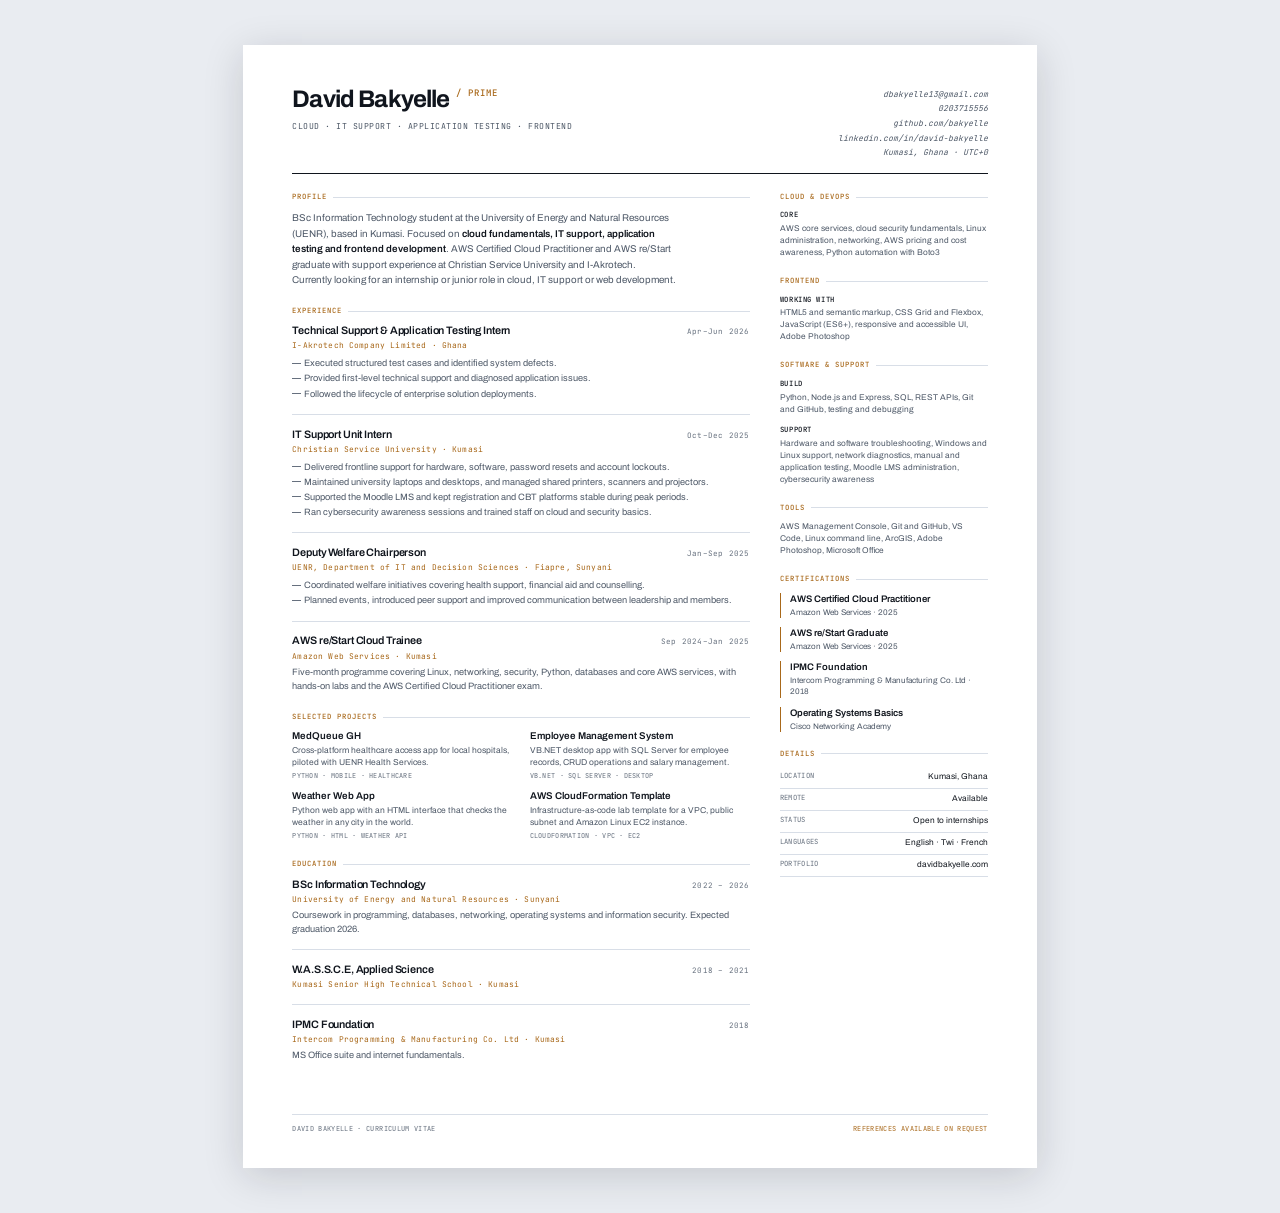
<file: assets/cv/cv.html>
<!DOCTYPE html>
<html lang="en">
<head>
  <meta charset="utf-8">
  <meta name="viewport" content="width=device-width, initial-scale=1">
  <title>David Bakyelle — Curriculum Vitae</title>
  <meta name="description" content="CV of David Bakyelle, BSc IT student at UENR, based in Kumasi, Ghana. Cloud, IT support, application testing and frontend development.">
  <link rel="icon" href="../img/favicon.svg" type="image/svg+xml">
  <link rel="stylesheet" href="../css/fonts.css">
  <style>
    @page {
      size: A4;
      margin: 0;
    }

    :root {
      --ink: #10151d;
      --muted: #4c5766;
      --faint: #66707e;
      --line: #d8dee7;
      --accent: #a8681a;
      --paper: #ffffff;
      --tint: #f6f7f9;
      --sans: "Archivo", "Helvetica Neue", Helvetica, Arial, sans-serif;
      --mono: "JetBrains Mono", ui-monospace, Consolas, monospace;
    }

    *, *::before, *::after { box-sizing: border-box; }

    html { -webkit-print-color-adjust: exact; print-color-adjust: exact; }

    body {
      margin: 0;
      background: #e9ecf1;
      color: var(--ink);
      font-family: var(--sans);
      font-size: 9.8px;
      line-height: 1.48;
      -webkit-font-smoothing: antialiased;
    }

    a { color: inherit; text-decoration: none; }

    p, h1, h2, h3, ul { margin: 0; }
    ul { padding: 0; list-style: none; }

    .page {
      width: 210mm;
      min-height: 297mm;
      margin: 0 auto;
      padding: 11mm 13mm 9mm;
      background: var(--paper);
      display: flex;
      flex-direction: column;
    }

    /* Header ------------------------------------------------------------- */

    .cv-head {
      display: flex;
      align-items: flex-start;
      justify-content: space-between;
      gap: 14mm;
      padding-bottom: 3.6mm;
      border-bottom: 1.5px solid var(--ink);
    }

    .cv-name {
      font-size: 24px;
      font-weight: 700;
      line-height: 1.02;
      letter-spacing: -0.035em;
    }

    .cv-handle {
      margin-left: 6px;
      color: var(--accent);
      font-family: var(--mono);
      font-size: 9px;
      font-weight: 500;
      letter-spacing: 0.12em;
      text-transform: uppercase;
      vertical-align: 11px;
    }

    .cv-role {
      margin-top: 2.4mm;
      color: var(--muted);
      font-family: var(--mono);
      font-size: 8.2px;
      letter-spacing: 0.06em;
      text-transform: uppercase;
    }

    .cv-contact {
      flex: none;
      text-align: right;
      font-family: var(--mono);
      font-size: 8.1px;
      line-height: 1.8;
      color: var(--muted);
    }

    .cv-contact a { display: block; }

    .cv-contact a:hover { color: var(--accent); }

    /* Layout ------------------------------------------------------------- */

    .cv-grid {
      display: grid;
      grid-template-columns: 1fr 55mm;
      gap: 8mm;
      padding-top: 4.6mm;
      flex: 1;
    }

    .block + .block { margin-top: 4.8mm; }

    .label {
      display: flex;
      align-items: center;
      gap: 6px;
      margin-bottom: 2.1mm;
      color: var(--accent);
      font-family: var(--mono);
      font-size: 7.2px;
      font-weight: 500;
      letter-spacing: 0.14em;
      text-transform: uppercase;
    }

    .label::after {
      content: "";
      flex: 1;
      height: 1px;
      background: var(--line);
    }

    .summary {
      font-size: 9.8px;
      line-height: 1.58;
      color: var(--muted);
      max-width: 64ch;
    }

    .summary strong { color: var(--ink); font-weight: 600; }

    /* Entries ------------------------------------------------------------ */

    .entry { break-inside: avoid; }

    .entry + .entry {
      margin-top: 3.4mm;
      padding-top: 3.4mm;
      border-top: 1px solid var(--line);
    }

    .entry-head {
      display: flex;
      align-items: baseline;
      justify-content: space-between;
      gap: 5mm;
    }

    .entry-role {
      font-size: 10.8px;
      font-weight: 600;
      line-height: 1.28;
      letter-spacing: -0.012em;
    }

    .entry-date {
      flex: none;
      color: var(--faint);
      font-family: var(--mono);
      font-size: 7.5px;
      letter-spacing: 0.03em;
    }

    .entry-org {
      margin-top: 0.6mm;
      color: var(--accent);
      font-family: var(--mono);
      font-size: 7.9px;
      letter-spacing: 0.02em;
    }

    .entry-list {
      margin-top: 1.4mm;
    }

    .entry-list li {
      position: relative;
      padding-left: 3mm;
      color: var(--muted);
      font-size: 9.2px;
      line-height: 1.46;
    }

    .entry-list li + li { margin-top: 0.45mm; }

    .entry-list li::before {
      content: "";
      position: absolute;
      top: 0.6em;
      left: 0;
      width: 2.2mm;
      height: 1px;
      background: var(--faint);
    }

    .entry-text {
      margin-top: 1mm;
      color: var(--muted);
      font-size: 9.2px;
      line-height: 1.5;
    }

    /* Projects ---------------------------------------------------------- */

    .project-row {
      display: grid;
      grid-template-columns: 1fr 1fr;
      gap: 2.6mm 4.6mm;
    }

    .project {
      break-inside: avoid;
    }

    .project h3 {
      font-size: 9.8px;
      font-weight: 600;
      line-height: 1.28;
    }

    .project p {
      margin-top: 0.5mm;
      color: var(--muted);
      font-size: 8.5px;
      line-height: 1.4;
    }

    .project .stack {
      margin-top: 0.7mm;
      color: var(--faint);
      font-family: var(--mono);
      font-size: 6.8px;
      letter-spacing: 0.04em;
      text-transform: uppercase;
    }

    /* Sidebar ----------------------------------------------------------- */

    .side .block + .block { margin-top: 4.4mm; }

    .skill-group + .skill-group { margin-top: 2.4mm; }

    .skill-group h3 {
      font-family: var(--mono);
      font-size: 7.2px;
      font-weight: 500;
      letter-spacing: 0.08em;
      text-transform: uppercase;
      color: var(--ink);
    }

    .skill-group p {
      margin-top: 0.55mm;
      color: var(--muted);
      font-size: 8.3px;
      line-height: 1.46;
    }

    .cert {
      border-left: 1.4px solid var(--accent);
      padding-left: 2.4mm;
    }

    .cert h3 {
      font-size: 9.5px;
      font-weight: 600;
      line-height: 1.28;
    }

    .cert p {
      margin-top: 0.45mm;
      color: var(--muted);
      font-size: 8.1px;
      line-height: 1.4;
    }

    .cert + .cert { margin-top: 2.4mm; }

    .fact-list li {
      display: flex;
      justify-content: space-between;
      gap: 2.6mm;
      padding: 1.15mm 0;
      border-bottom: 1px solid var(--line);
      font-size: 8.3px;
    }

    .fact-list span:first-child {
      color: var(--faint);
      font-family: var(--mono);
      font-size: 7.1px;
      letter-spacing: 0.04em;
      text-transform: uppercase;
    }

    .fact-list span:last-child { text-align: right; }

    /* Footer ------------------------------------------------------------ */

    .cv-foot {
      display: flex;
      align-items: center;
      justify-content: space-between;
      gap: 6mm;
      margin-top: 4.6mm;
      padding-top: 2.4mm;
      border-top: 1px solid var(--line);
      color: var(--faint);
      font-family: var(--mono);
      font-size: 6.9px;
      letter-spacing: 0.05em;
      text-transform: uppercase;
    }

    .cv-foot span:last-child { color: var(--accent); }

    @media screen {
      body { padding: 12mm 0; }
      .page { box-shadow: 0 2mm 10mm rgba(16, 21, 29, 0.16); }
    }

    /* Phone reading: the A4 sheet becomes a single column. Print is unchanged. */
    @media screen and (max-width: 760px) {
      body { padding: 0; background: var(--paper); }
      .page {
        width: 100%;
        min-height: 0;
        padding: 22px 18px 26px;
        box-shadow: none;
      }
      .cv-head {
        flex-direction: column;
        gap: 12px;
        padding-bottom: 16px;
      }
      .cv-name { font-size: 26px; }
      .cv-handle { font-size: 11px; vertical-align: 8px; }
      .cv-role { font-size: 10px; }
      .cv-contact { text-align: left; font-size: 10px; line-height: 1.75; }
      .cv-grid { grid-template-columns: 1fr; gap: 0; padding-top: 20px; }
      .block + .block { margin-top: 24px; }
      .side { margin-top: 24px; }
      .side .block + .block { margin-top: 22px; }
      .label { font-size: 9px; margin-bottom: 10px; }
      .summary { font-size: 12px; line-height: 1.6; }
      .entry-role { font-size: 12.5px; }
      .entry-date { font-size: 9.5px; }
      .entry-org { font-size: 10px; }
      .entry-list li,
      .entry-text { font-size: 11.5px; line-height: 1.55; }
      .project-row { grid-template-columns: 1fr; gap: 16px; }
      .project h3 { font-size: 12px; }
      .project p { font-size: 10.5px; }
      .project .stack { font-size: 8.5px; }
      .skill-group h3 { font-size: 9px; }
      .skill-group p { font-size: 10.5px; }
      .cert h3 { font-size: 11.5px; }
      .cert p { font-size: 10px; }
      .fact-list li { font-size: 10.5px; }
      .fact-list span:first-child { font-size: 9px; }
      .cv-foot {
        flex-direction: column;
        align-items: flex-start;
        gap: 6px;
        font-size: 8.5px;
      }
    }
  </style>
</head>
<body>
  <main class="page">
    <header class="cv-head">
      <div>
        <h1 class="cv-name">David Bakyelle<span class="cv-handle">/ Prime</span></h1>
        <p class="cv-role">Cloud · IT Support · Application Testing · Frontend</p>
      </div>
      <address class="cv-contact">
        <a href="mailto:dbakyelle13@gmail.com">dbakyelle13@gmail.com</a>
        <a href="tel:+233203715556">0203715556</a>
        <a href="https://github.com/bakyelle">github.com/bakyelle</a>
        <a href="https://www.linkedin.com/in/david-bakyelle-b27171338">linkedin.com/in/david-bakyelle</a>
        <span>Kumasi, Ghana · UTC+0</span>
      </address>
    </header>

    <div class="cv-grid">
      <div>
        <section class="block">
          <h2 class="label">Profile</h2>
          <p class="summary">
            BSc Information Technology student at the University of Energy and Natural Resources
            (UENR), based in Kumasi. Focused on <strong>cloud fundamentals, IT support, application
            testing and frontend development</strong>. AWS Certified Cloud Practitioner and AWS
            re/Start graduate with support experience at Christian Service University and I-Akrotech.
            Currently looking for an internship or junior role in cloud, IT support or web development.
          </p>
        </section>

        <section class="block">
          <h2 class="label">Experience</h2>

          <article class="entry">
            <div class="entry-head">
              <h3 class="entry-role">Technical Support &amp; Application Testing Intern</h3>
              <span class="entry-date">Apr–Jun 2026</span>
            </div>
            <p class="entry-org">I-Akrotech Company Limited · Ghana</p>
            <ul class="entry-list">
              <li>Executed structured test cases and identified system defects.</li>
              <li>Provided first-level technical support and diagnosed application issues.</li>
              <li>Followed the lifecycle of enterprise solution deployments.</li>
            </ul>
          </article>

          <article class="entry">
            <div class="entry-head">
              <h3 class="entry-role">IT Support Unit Intern</h3>
              <span class="entry-date">Oct–Dec 2025</span>
            </div>
            <p class="entry-org">Christian Service University · Kumasi</p>
            <ul class="entry-list">
              <li>Delivered frontline support for hardware, software, password resets and account lockouts.</li>
              <li>Maintained university laptops and desktops, and managed shared printers, scanners and projectors.</li>
              <li>Supported the Moodle LMS and kept registration and CBT platforms stable during peak periods.</li>
              <li>Ran cybersecurity awareness sessions and trained staff on cloud and security basics.</li>
            </ul>
          </article>

          <article class="entry">
            <div class="entry-head">
              <h3 class="entry-role">Deputy Welfare Chairperson</h3>
              <span class="entry-date">Jan–Sep 2025</span>
            </div>
            <p class="entry-org">UENR, Department of IT and Decision Sciences · Fiapre, Sunyani</p>
            <ul class="entry-list">
              <li>Coordinated welfare initiatives covering health support, financial aid and counselling.</li>
              <li>Planned events, introduced peer support and improved communication between leadership and members.</li>
            </ul>
          </article>

          <article class="entry">
            <div class="entry-head">
              <h3 class="entry-role">AWS re/Start Cloud Trainee</h3>
              <span class="entry-date">Sep 2024–Jan 2025</span>
            </div>
            <p class="entry-org">Amazon Web Services · Kumasi</p>
            <p class="entry-text">Five-month programme covering Linux, networking, security, Python, databases and core AWS services, with hands-on labs and the AWS Certified Cloud Practitioner exam.</p>
          </article>
        </section>

        <section class="block">
          <h2 class="label">Selected projects</h2>
          <div class="project-row">
            <article class="project">
              <h3>MedQueue GH</h3>
              <p>Cross-platform healthcare access app for local hospitals, piloted with UENR Health Services.</p>
              <p class="stack">Python · Mobile · Healthcare</p>
            </article>
            <article class="project">
              <h3>Employee Management System</h3>
              <p>VB.NET desktop app with SQL Server for employee records, CRUD operations and salary management.</p>
              <p class="stack">VB.NET · SQL Server · Desktop</p>
            </article>
            <article class="project">
              <h3>Weather Web App</h3>
              <p>Python web app with an HTML interface that checks the weather in any city in the world.</p>
              <p class="stack">Python · HTML · Weather API</p>
            </article>
            <article class="project">
              <h3>AWS CloudFormation Template</h3>
              <p>Infrastructure-as-code lab template for a VPC, public subnet and Amazon Linux EC2 instance.</p>
              <p class="stack">CloudFormation · VPC · EC2</p>
            </article>
          </div>
        </section>

        <section class="block">
          <h2 class="label">Education</h2>
          <article class="entry">
            <div class="entry-head">
              <h3 class="entry-role">BSc Information Technology</h3>
              <span class="entry-date">2022 – 2026</span>
            </div>
            <p class="entry-org">University of Energy and Natural Resources · Sunyani</p>
            <p class="entry-text">Coursework in programming, databases, networking, operating systems and information security. Expected graduation 2026.</p>
          </article>
          <article class="entry">
            <div class="entry-head">
              <h3 class="entry-role">W.A.S.S.C.E, Applied Science</h3>
              <span class="entry-date">2018 – 2021</span>
            </div>
            <p class="entry-org">Kumasi Senior High Technical School · Kumasi</p>
          </article>
          <article class="entry">
            <div class="entry-head">
              <h3 class="entry-role">IPMC Foundation</h3>
              <span class="entry-date">2018</span>
            </div>
            <p class="entry-org">Intercom Programming &amp; Manufacturing Co. Ltd · Kumasi</p>
            <p class="entry-text">MS Office suite and internet fundamentals.</p>
          </article>
        </section>
      </div>

      <aside class="side">
        <section class="block">
          <h2 class="label">Cloud &amp; DevOps</h2>
          <div class="skill-group">
            <h3>Core</h3>
            <p>AWS core services, cloud security fundamentals, Linux administration, networking, AWS pricing and cost awareness, Python automation with Boto3</p>
          </div>
        </section>

        <section class="block">
          <h2 class="label">Frontend</h2>
          <div class="skill-group">
            <h3>Working with</h3>
            <p>HTML5 and semantic markup, CSS Grid and Flexbox, JavaScript (ES6+), responsive and accessible UI, Adobe Photoshop</p>
          </div>
        </section>

        <section class="block">
          <h2 class="label">Software &amp; support</h2>
          <div class="skill-group">
            <h3>Build</h3>
            <p>Python, Node.js and Express, SQL, REST APIs, Git and GitHub, testing and debugging</p>
          </div>
          <div class="skill-group">
            <h3>Support</h3>
            <p>Hardware and software troubleshooting, Windows and Linux support, network diagnostics, manual and application testing, Moodle LMS administration, cybersecurity awareness</p>
          </div>
        </section>

        <section class="block">
          <h2 class="label">Tools</h2>
          <div class="skill-group">
            <p>AWS Management Console, Git and GitHub, VS Code, Linux command line, ArcGIS, Adobe Photoshop, Microsoft Office</p>
          </div>
        </section>

        <section class="block">
          <h2 class="label">Certifications</h2>
          <div class="cert">
            <h3>AWS Certified Cloud Practitioner</h3>
            <p>Amazon Web Services · 2025</p>
          </div>
          <div class="cert">
            <h3>AWS re/Start Graduate</h3>
            <p>Amazon Web Services · 2025</p>
          </div>
          <div class="cert">
            <h3>IPMC Foundation</h3>
            <p>Intercom Programming &amp; Manufacturing Co. Ltd · 2018</p>
          </div>
          <div class="cert">
            <h3>Operating Systems Basics</h3>
            <p>Cisco Networking Academy</p>
          </div>
        </section>

        <section class="block">
          <h2 class="label">Details</h2>
          <ul class="fact-list">
            <li><span>Location</span><span>Kumasi, Ghana</span></li>
            <li><span>Remote</span><span>Available</span></li>
            <li><span>Status</span><span>Open to internships</span></li>
            <li><span>Languages</span><span>English · Twi · French</span></li>
            <li><span>Portfolio</span><span>davidbakyelle.com</span></li>
          </ul>
        </section>
      </aside>
    </div>

    <footer class="cv-foot">
      <span>David Bakyelle · Curriculum Vitae</span>
      <span>References available on request</span>
    </footer>
  </main>
</body>
</html>
</file>
<file: assets/css/fonts.css>
/* Self-hosted webfonts. Archivo is a variable font (width 62–125%, weight 400–800);
   JetBrains Mono covers 400–500. Latin-ext files only download when needed.
   Source: Google Fonts, SIL Open Font License. */

@font-face {
  font-family: "Archivo";
  font-style: normal;
  font-weight: 400 800;
  font-stretch: 62% 125%;
  font-display: swap;
  src: url("../fonts/archivo-latin.woff2") format("woff2");
  unicode-range: U+0000-00FF, U+0131, U+0152-0153, U+02BB-02BC, U+02C6, U+02DA, U+02DC, U+0304, U+0308, U+0329, U+2000-206F, U+20AC, U+2122, U+2191, U+2193, U+2212, U+2215, U+FEFF, U+FFFD;
}

@font-face {
  font-family: "Archivo";
  font-style: normal;
  font-weight: 400 800;
  font-stretch: 62% 125%;
  font-display: swap;
  src: url("../fonts/archivo-latin-ext.woff2") format("woff2");
  unicode-range: U+0100-02BA, U+02BD-02C5, U+02C7-02CC, U+02CE-02D7, U+02DD-02FF, U+0304, U+0308, U+0329, U+1D00-1DBF, U+1E00-1E9F, U+1EF2-1EFF, U+2020, U+20A0-20AB, U+20AD-20C4, U+2113, U+2C60-2C7F, U+A720-A7FF;
}

@font-face {
  font-family: "JetBrains Mono";
  font-style: normal;
  font-weight: 400 500;
  font-display: swap;
  src: url("../fonts/jetbrains-mono-latin.woff2") format("woff2");
  unicode-range: U+0000-00FF, U+0131, U+0152-0153, U+02BB-02BC, U+02C6, U+02DA, U+02DC, U+0304, U+0308, U+0329, U+2000-206F, U+20AC, U+2122, U+2191, U+2193, U+2212, U+2215, U+FEFF, U+FFFD;
}

@font-face {
  font-family: "JetBrains Mono";
  font-style: normal;
  font-weight: 400 500;
  font-display: swap;
  src: url("../fonts/jetbrains-mono-latin-ext.woff2") format("woff2");
  unicode-range: U+0100-02BA, U+02BD-02C5, U+02C7-02CC, U+02CE-02D7, U+02DD-02FF, U+0304, U+0308, U+0329, U+1D00-1DBF, U+1E00-1E9F, U+1EF2-1EFF, U+2020, U+20A0-20AB, U+20AD-20C4, U+2113, U+2C60-2C7F, U+A720-A7FF;
}
</file>
<file: assets/css/styles.css>
/* ==========================================================================
   David Bakyelle, Prime. Portfolio styles.
   Plain CSS, no build step. Tokens first, then components, then responsive.
   ========================================================================== */

:root {
  --ground: #060a12;
  --surface: #0b1220;
  --surface-2: #0e1727;
  --ink: #eef2f8;
  --muted: #9dabc0;
  --faint: #7b8aa0;
  --line: #1d293c;
  --line-strong: #2b3b53;
  --accent: #f0a63a;
  --accent-ink: #0a101a;
  --open: #5bd6a2;
  --alert: #ff7b72;

  --radius: 2px;
  --shell: 1240px;
  --gutter: clamp(20px, 5vw, 72px);
  --col-gap: clamp(16px, 1.9vw, 28px);

  --font-sans: "Archivo", "Helvetica Neue", Helvetica, Arial, sans-serif;
  --font-mono: "JetBrains Mono", ui-monospace, SFMono-Regular, Consolas, "Liberation Mono", monospace;

  --ease: cubic-bezier(0.22, 1, 0.36, 1);

  --t-hero: clamp(3.4rem, 1.5rem + 8.6vw, 9rem);
  --t-statement: clamp(2.1rem, 1.35rem + 3.2vw, 4.4rem);
  --t-h2: clamp(2rem, 1.3rem + 2.6vw, 3.6rem);
  --t-h3: clamp(1.15rem, 1.05rem + 0.4vw, 1.4rem);
  --t-body: clamp(1rem, 0.96rem + 0.17vw, 1.0625rem);
  --t-small: 0.875rem;
  --t-micro: 0.75rem;

  --section-space: clamp(80px, 10vw, 150px);
  --header-height: 76px;
}

/* Reset ------------------------------------------------------------------ */

*,
*::before,
*::after {
  box-sizing: border-box;
}

html {
  scroll-behavior: smooth;
  scroll-padding-top: calc(var(--header-height) + 24px);
  -webkit-text-size-adjust: 100%;
}

body {
  margin: 0;
  background: var(--ground);
  color: var(--ink);
  font-family: var(--font-sans);
  font-size: var(--t-body);
  font-weight: 400;
  line-height: 1.65;
  overflow-x: clip;
  -webkit-font-smoothing: antialiased;
  text-rendering: optimizeLegibility;
}

h1, h2, h3, h4, p, figure, blockquote, dl, dd {
  margin: 0;
}

ul, ol {
  margin: 0;
  padding: 0;
  list-style: none;
}

img, svg {
  display: block;
  max-width: 100%;
}

a {
  color: inherit;
  text-decoration: none;
}

button, input, select, textarea {
  font: inherit;
  color: inherit;
}

button {
  background: none;
  border: 0;
}

::selection {
  background: var(--accent);
  color: var(--accent-ink);
}

:focus-visible {
  outline: 2px solid var(--accent);
  outline-offset: 3px;
}

::-webkit-scrollbar {
  width: 10px;
  height: 10px;
}

::-webkit-scrollbar-track {
  background: var(--ground);
}

::-webkit-scrollbar-thumb {
  background: var(--line-strong);
  border: 3px solid var(--ground);
  border-radius: 10px;
}

::-webkit-scrollbar-thumb:hover {
  background: #3a4d68;
}

.shell {
  width: min(calc(100% - (var(--gutter) * 2)), var(--shell));
  margin-inline: auto;
}

.sprite {
  position: absolute;
  width: 0;
  height: 0;
  overflow: hidden;
}

.sr-only {
  position: absolute !important;
  width: 1px;
  height: 1px;
  padding: 0;
  margin: -1px;
  overflow: hidden;
  clip: rect(0, 0, 0, 0);
  white-space: nowrap;
  border: 0;
}

.skip-link {
  position: fixed;
  top: 12px;
  left: 12px;
  z-index: 200;
  padding: 12px 16px;
  background: var(--accent);
  color: var(--accent-ink);
  font-size: 14px;
  font-weight: 600;
  transform: translateY(-160%);
  transition: transform 0.2s var(--ease);
}

.skip-link:focus {
  transform: translateY(0);
}

#main:focus {
  outline: none;
}

/* Inline links get a larger pointer target than their text box. */

.project-links a,
.footer-links a,
.footer-back,
.link-arrow,
.scroll-cue {
  position: relative;
}

.project-links a::after,
.footer-links a::after,
.footer-back::after,
.link-arrow::after,
.scroll-cue::after {
  content: "";
  position: absolute;
  inset: -9px -5px;
}

.icon {
  width: 14px;
  height: 14px;
  flex: none;
  transition: transform 0.35s var(--ease);
}

/* Header ----------------------------------------------------------------- */

.site-header {
  position: fixed;
  inset: 0 0 auto;
  z-index: 100;
  background: transparent;
  border-bottom: 1px solid transparent;
  transition: background-color 0.35s ease, border-color 0.35s ease;
}

.site-header.is-scrolled {
  background: rgba(6, 10, 18, 0.94);
  border-bottom-color: var(--line);
}

.header-inner {
  position: relative;
  z-index: 70;
  display: flex;
  align-items: center;
  justify-content: space-between;
  gap: 24px;
  width: min(calc(100% - (var(--gutter) * 2)), var(--shell));
  height: var(--header-height);
  margin-inline: auto;
}

.brand {
  display: inline-flex;
  align-items: center;
  gap: 12px;
  min-height: 44px;
  flex: none;
}

.brand-mark {
  position: relative;
  display: grid;
  place-items: center;
  width: 34px;
  height: 34px;
  border: 1px solid var(--line-strong);
  background: var(--surface);
  color: var(--accent);
  font-family: var(--font-mono);
  font-size: 14px;
  font-weight: 500;
  line-height: 1;
  transition: border-color 0.25s ease, background-color 0.25s ease;
}

.brand-dot {
  position: absolute;
  top: 5px;
  right: 5px;
  width: 3px;
  height: 3px;
  background: var(--open);
  border-radius: 50%;
}

.brand:hover .brand-mark {
  border-color: var(--accent);
  background: var(--surface-2);
}

.brand-text {
  font-size: 14px;
  font-weight: 500;
  letter-spacing: -0.01em;
  white-space: nowrap;
}

.brand-handle {
  color: var(--faint);
  font-family: var(--font-mono);
  font-size: 11px;
  font-weight: 400;
  letter-spacing: 0.08em;
  text-transform: uppercase;
}

.site-nav {
  display: flex;
  align-items: center;
  gap: clamp(16px, 2vw, 30px);
}

.site-nav a {
  position: relative;
  padding: 6px 0;
  color: var(--muted);
  font-size: 13.5px;
  font-weight: 500;
  letter-spacing: 0.01em;
  white-space: nowrap;
  transition: color 0.2s ease;
}

.site-nav a::after {
  content: "";
  position: absolute;
  left: 0;
  right: 0;
  bottom: 0;
  height: 1px;
  background: var(--accent);
  transform: scaleX(0);
  transform-origin: left center;
  transition: transform 0.3s var(--ease);
}

.site-nav a:hover,
.site-nav a.is-active {
  color: var(--ink);
}

.site-nav a:hover::after,
.site-nav a.is-active::after {
  transform: scaleX(1);
}

.site-nav .nav-cta {
  margin-left: 2px;
  padding: 9px 16px;
  border: 1px solid var(--line-strong);
  color: var(--ink);
  transition: border-color 0.2s ease, background-color 0.2s ease, color 0.2s ease;
}

.site-nav .nav-cta::after {
  display: none;
}

.site-nav .nav-cta:hover {
  border-color: var(--accent);
  background: var(--surface);
  color: var(--accent);
}

.nav-coord {
  display: none;
}

.menu-toggle {
  display: none;
  align-items: center;
  gap: 10px;
  min-height: 44px;
  padding: 0 2px;
  color: var(--ink);
  cursor: pointer;
}

.menu-label {
  font-family: var(--font-mono);
  font-size: 11.5px;
  letter-spacing: 0.12em;
  text-transform: uppercase;
}

.menu-icon {
  position: relative;
  display: block;
  width: 18px;
  height: 12px;
}

.menu-icon span {
  position: absolute;
  left: 0;
  width: 18px;
  height: 1px;
  background: currentColor;
  transition: transform 0.3s var(--ease), top 0.3s var(--ease);
}

.menu-icon span:first-child {
  top: 2px;
}

.menu-icon span:last-child {
  top: 9px;
}

.menu-toggle[aria-expanded="true"] .menu-icon span:first-child {
  top: 5.5px;
  transform: rotate(45deg);
}

.menu-toggle[aria-expanded="true"] .menu-icon span:last-child {
  top: 5.5px;
  transform: rotate(-45deg);
}

.scroll-progress {
  position: absolute;
  left: 0;
  right: 0;
  bottom: -1px;
  height: 2px;
  pointer-events: none;
}

.scroll-progress span {
  display: block;
  width: 100%;
  height: 100%;
  background: var(--accent);
  transform: scaleX(0);
  transform-origin: 0 50%;
  will-change: transform;
}

body.menu-open {
  overflow: hidden;
}

body.menu-open .site-header {
  background: transparent;
  border-color: transparent;
}

/* Meridian rail ---------------------------------------------------------- */

.rail {
  position: fixed;
  top: 50%;
  right: 26px;
  z-index: 40;
  display: none;
  flex-direction: column;
  justify-content: space-between;
  height: 250px;
  transform: translateY(-50%);
}

.rail-track {
  position: absolute;
  top: 7px;
  bottom: 7px;
  right: 3px;
  width: 1px;
  background: var(--line);
}

.rail-fill {
  display: block;
  width: 100%;
  height: 100%;
  background: var(--accent);
  transform: scaleY(0);
  transform-origin: top center;
  will-change: transform;
}

.rail-node {
  display: flex;
  align-items: center;
  justify-content: flex-end;
  gap: 10px;
  min-height: 24px;
  padding: 3px 0;
}

.rail-label {
  font-family: var(--font-mono);
  font-size: 10.5px;
  letter-spacing: 0.1em;
  text-transform: uppercase;
  color: var(--faint);
  opacity: 0;
  transform: translateX(4px);
  transition: opacity 0.25s ease, transform 0.25s var(--ease), color 0.25s ease;
}

.rail-dot {
  position: relative;
  display: block;
  width: 7px;
  height: 7px;
  background: var(--ground);
  border: 1px solid var(--line-strong);
  border-radius: 50%;
  transition: background-color 0.25s ease, border-color 0.25s ease, transform 0.25s var(--ease);
}

.rail-node:hover .rail-label,
.rail-node:focus-visible .rail-label,
.rail-node.is-active .rail-label {
  opacity: 1;
  transform: none;
  color: var(--ink);
}

.rail-node:hover .rail-dot,
.rail-node:focus-visible .rail-dot {
  border-color: var(--accent);
  transform: scale(1.3);
}

.rail-node.is-active .rail-dot {
  background: var(--accent);
  border-color: var(--accent);
}

.rail-node.is-active .rail-dot::after {
  content: "";
  position: absolute;
  inset: -1px;
  border: 1px solid var(--accent);
  border-radius: 50%;
  animation: nodePulse 3.2s var(--ease) infinite;
}

@keyframes nodePulse {
  0% { transform: scale(1); opacity: 0.8; }
  70%, 100% { transform: scale(2.6); opacity: 0; }
}

/* Hero ------------------------------------------------------------------- */

.hero {
  position: relative;
  display: grid;
  grid-template-rows: 1fr auto;
  min-height: 100svh;
  padding-top: calc(var(--header-height) + clamp(28px, 6vh, 64px));
  background:
    radial-gradient(ellipse 55% 42% at 78% 4%, rgba(240, 166, 58, 0.075), transparent 68%),
    radial-gradient(ellipse 70% 55% at 12% 88%, rgba(31, 52, 82, 0.24), transparent 70%);
  isolation: isolate;
}

.hero::before {
  content: "";
  position: absolute;
  inset: 0;
  z-index: -1;
  background-image:
    linear-gradient(to right, rgba(157, 171, 192, 0.055) 1px, transparent 1px),
    linear-gradient(to bottom, rgba(157, 171, 192, 0.055) 1px, transparent 1px);
  background-size: 76px 76px;
  -webkit-mask-image: radial-gradient(ellipse 78% 70% at 58% 38%, #000 15%, transparent 76%);
  mask-image: radial-gradient(ellipse 78% 70% at 58% 38%, #000 15%, transparent 76%);
}

.hero-grid {
  display: grid;
  grid-template-columns: repeat(12, minmax(0, 1fr));
  align-items: end;
  gap: var(--col-gap);
  width: min(calc(100% - (var(--gutter) * 2)), var(--shell));
  margin-inline: auto;
  padding-bottom: clamp(32px, 5vh, 60px);
}

.hero-copy {
  grid-column: 1 / span 8;
  min-width: 0;
}

.status {
  display: inline-flex;
  align-items: center;
  gap: 10px;
  margin-bottom: clamp(18px, 2.4vh, 28px);
  color: var(--muted);
  font-family: var(--font-mono);
  font-size: 11.5px;
  letter-spacing: 0.1em;
  text-transform: uppercase;
}

.status-dot {
  position: relative;
  display: inline-block;
  width: 6px;
  height: 6px;
  flex: none;
  background: var(--open);
  border-radius: 50%;
}

.status-dot::after {
  content: "";
  position: absolute;
  inset: -1px;
  border: 1px solid var(--open);
  border-radius: 50%;
  animation: statusPulse 2.8s var(--ease) infinite;
}

@keyframes statusPulse {
  0% { transform: scale(1); opacity: 0.75; }
  70%, 100% { transform: scale(2.7); opacity: 0; }
}

.hero-name {
  margin-bottom: clamp(18px, 2.6vh, 26px);
  font-size: var(--t-hero);
  font-weight: 700;
  font-stretch: 112%;
  line-height: 0.83;
  letter-spacing: -0.045em;
  text-transform: uppercase;
  text-wrap: balance;
}

.hero-line {
  display: block;
  overflow: hidden;
  padding-bottom: 0.055em;
  margin-bottom: -0.055em;
}

.hero-line-inner {
  display: block;
  animation: heroRise 1.1s var(--ease) both;
}

.hero-line:nth-child(2) .hero-line-inner {
  animation-delay: 0.09s;
}

.hero-handle {
  display: inline-block;
  margin-left: clamp(8px, 1.6vw, 22px);
  color: var(--muted);
  font-family: var(--font-mono);
  font-size: clamp(0.72rem, 0.9vw, 0.95rem);
  font-weight: 400;
  font-stretch: normal;
  letter-spacing: 0.14em;
  line-height: 1;
  text-transform: uppercase;
  vertical-align: super;
  transform: translateY(-0.25em);
}

@keyframes heroRise {
  from { transform: translateY(114%); }
  to { transform: translateY(0); }
}

@keyframes fadeUp {
  from { opacity: 0; transform: translateY(12px); }
  to { opacity: 1; transform: none; }
}

.status,
.hero-roles,
.hero-intro,
.hero-actions {
  animation: fadeUp 0.9s var(--ease) both;
}

.status { animation-delay: 0.08s; }
.hero-roles { animation-delay: 0.22s; }
.hero-intro { animation-delay: 0.32s; }
.hero-actions { animation-delay: 0.42s; }

.hero-roles {
  display: flex;
  flex-wrap: wrap;
  gap: 4px 14px;
  margin-bottom: clamp(16px, 2vh, 22px);
  color: var(--ink);
  font-family: var(--font-mono);
  font-size: clamp(11px, 0.9vw, 12.5px);
  letter-spacing: 0.09em;
  line-height: 1.6;
  text-transform: uppercase;
}

.hero-roles span + span::before {
  content: "/";
  margin-right: 14px;
  color: var(--faint);
}

.hero-intro {
  max-width: 53ch;
  margin-bottom: clamp(24px, 3.4vh, 34px);
  color: var(--muted);
  font-size: var(--t-body);
  line-height: 1.62;
}

.hero-actions {
  display: flex;
  flex-wrap: wrap;
  align-items: center;
  gap: 12px;
}

.btn {
  position: relative;
  display: inline-flex;
  align-items: center;
  justify-content: center;
  gap: 10px;
  min-height: 46px;
  padding: 0 20px;
  border: 1px solid transparent;
  border-radius: var(--radius);
  overflow: hidden;
  isolation: isolate;
  color: var(--ink);
  font-family: var(--font-sans);
  font-size: 14px;
  font-weight: 600;
  letter-spacing: 0.01em;
  white-space: nowrap;
  cursor: pointer;
  transition: color 0.3s ease, border-color 0.3s ease, background-color 0.3s ease;
}

.btn > * {
  position: relative;
  z-index: 1;
}

.btn::before {
  content: "";
  position: absolute;
  inset: 0;
  z-index: 0;
  transform: translateY(101%);
  transition: transform 0.4s var(--ease);
}

.btn:hover::before,
.btn:focus-visible::before {
  transform: translateY(0);
}

.btn:hover .icon,
.btn:focus-visible .icon {
  transform: translate(2px, -2px);
}

.btn:active {
  transform: translateY(1px);
}

.btn-primary {
  background: var(--accent);
  border-color: var(--accent);
  color: var(--accent-ink);
}

.btn-primary::before {
  background: var(--ink);
}

.btn-ghost {
  background: transparent;
  border-color: var(--line-strong);
  color: var(--ink);
}

.btn-ghost::before {
  background: var(--surface-2);
}

.btn-ghost:hover,
.btn-ghost:focus-visible {
  border-color: var(--muted);
}

.link-arrow {
  display: inline-flex;
  align-items: center;
  gap: 8px;
  width: fit-content;
  padding-bottom: 3px;
  border-bottom: 1px solid var(--line-strong);
  color: var(--ink);
  font-size: 13.5px;
  font-weight: 500;
  transition: color 0.2s ease, border-color 0.2s ease;
}

.link-arrow:hover,
.link-arrow:focus-visible {
  color: var(--accent);
  border-color: var(--accent);
}

.link-arrow:hover .icon,
.link-arrow:focus-visible .icon {
  transform: translate(2px, -2px);
}

/* Portrait --------------------------------------------------------------- */

.portrait {
  position: relative;
  grid-column: 9 / span 4;
  align-self: end;
  justify-self: end;
  width: 100%;
  max-width: 400px;
  animation: fadeUp 1s var(--ease) 0.32s both;
}

.portrait-frame {
  position: relative;
  padding: 8px;
  border: 1px solid var(--line-strong);
  background: var(--surface);
  overflow: hidden;
}

.portrait-frame img {
  width: 100%;
  height: auto;
  aspect-ratio: 3 / 4;
  object-fit: cover;
}

.portrait-frame::after {
  content: "";
  position: absolute;
  left: 8px;
  right: 8px;
  top: 8px;
  bottom: 8px;
  pointer-events: none;
  background: linear-gradient(to bottom, transparent 55%, rgba(6, 10, 18, 0.7) 100%);
}

.portrait-scan {
  position: absolute;
  left: 8px;
  right: 8px;
  top: 8px;
  z-index: 2;
  height: 18%;
  pointer-events: none;
  background: linear-gradient(to bottom, transparent, rgba(240, 166, 58, 0.12), transparent);
  transform: translateY(-100%);
  animation: scanY 9s linear infinite;
}

@keyframes scanY {
  0% { transform: translateY(-100%); }
  100% { transform: translateY(560%); }
}

.corner {
  position: absolute;
  z-index: 3;
  width: 13px;
  height: 13px;
  border-color: var(--accent);
  border-style: solid;
  border-width: 0;
  opacity: 0.8;
}

.corner-tl { top: 14px; left: 14px; border-top-width: 1px; border-left-width: 1px; }
.corner-tr { top: 14px; right: 14px; border-top-width: 1px; border-right-width: 1px; }
.corner-bl { bottom: 14px; left: 14px; border-bottom-width: 1px; border-left-width: 1px; }
.corner-br { bottom: 14px; right: 14px; border-bottom-width: 1px; border-right-width: 1px; }

.portrait-meta {
  position: absolute;
  left: 20px;
  right: 20px;
  bottom: 18px;
  z-index: 3;
  display: flex;
  align-items: flex-end;
  justify-content: space-between;
  gap: 16px;
  color: var(--ink);
  font-family: var(--font-mono);
  font-size: 10px;
  letter-spacing: 0.1em;
  line-height: 1.7;
  text-transform: uppercase;
  text-shadow: 0 1px 10px var(--ground);
}

.portrait-caption {
  display: flex;
  align-items: center;
  justify-content: space-between;
  gap: 12px;
  margin-top: 9px;
  color: var(--faint);
  font-family: var(--font-mono);
  font-size: 11px;
  letter-spacing: 0.08em;
  text-transform: uppercase;
}

.hero-foot {
  display: flex;
  align-items: center;
  justify-content: space-between;
  gap: 20px;
  padding-block: 18px 24px;
  border-top: 1px solid var(--line);
}

.scroll-cue {
  display: inline-flex;
  align-items: center;
  gap: 12px;
  color: var(--faint);
  font-family: var(--font-mono);
  font-size: 10.5px;
  letter-spacing: 0.12em;
  text-transform: uppercase;
  transition: color 0.2s ease;
}

.scroll-cue:hover {
  color: var(--ink);
}

.scroll-line {
  position: relative;
  display: block;
  width: 48px;
  height: 1px;
  background: var(--line-strong);
  overflow: hidden;
}

.scroll-line::after {
  content: "";
  position: absolute;
  top: 0;
  left: 0;
  width: 16px;
  height: 1px;
  background: var(--accent);
  animation: cueTravel 2.6s var(--ease) infinite;
}

@keyframes cueTravel {
  0% { transform: translateX(-16px); }
  60%, 100% { transform: translateX(48px); }
}

.hero-coord {
  color: var(--faint);
  font-family: var(--font-mono);
  font-size: 10.5px;
  letter-spacing: 0.12em;
  text-transform: uppercase;
}

/* Ticker ----------------------------------------------------------------- */

.ticker {
  position: relative;
  overflow: hidden;
  border-block: 1px solid var(--line);
  background: rgba(11, 18, 32, 0.55);
  -webkit-mask-image: linear-gradient(90deg, transparent, #000 8%, #000 92%, transparent);
  mask-image: linear-gradient(90deg, transparent, #000 8%, #000 92%, transparent);
}

.ticker-track {
  display: flex;
  width: max-content;
  animation: marquee 42s linear infinite;
}

.ticker:hover .ticker-track {
  animation-play-state: paused;
}

.ticker-group {
  display: flex;
  flex: none;
  align-items: center;
}

.ticker-group span {
  position: relative;
  display: inline-block;
  padding: 13px 22px;
  color: var(--faint);
  font-family: var(--font-mono);
  font-size: 11px;
  letter-spacing: 0.14em;
  text-transform: uppercase;
  white-space: nowrap;
}

.ticker-group span::after {
  content: "·";
  position: absolute;
  right: -1px;
  color: var(--line-strong);
}

@keyframes marquee {
  from { transform: translateX(0); }
  to { transform: translateX(-50%); }
}

/* Section framework ------------------------------------------------------ */

.section {
  position: relative;
  padding-block: var(--section-space);
}

.section-grid {
  display: grid;
  grid-template-columns: repeat(12, minmax(0, 1fr));
  gap: var(--col-gap);
}

.section-rail {
  grid-column: 1 / span 3;
  align-self: start;
  position: sticky;
  top: calc(var(--header-height) + 30px);
}

.section-index {
  display: flex;
  align-items: baseline;
  gap: 10px;
  color: var(--ink);
  font-family: var(--font-mono);
  font-size: 11px;
  letter-spacing: 0.13em;
  text-transform: uppercase;
}

.section-index span {
  color: var(--accent);
}

.section-note {
  margin-top: 10px;
  color: var(--faint);
  font-family: var(--font-mono);
  font-size: 10.5px;
  letter-spacing: 0.06em;
  line-height: 1.6;
}

.section-main {
  grid-column: 4 / span 9;
  min-width: 0;
}

.section-head {
  display: flex;
  align-items: flex-end;
  justify-content: space-between;
  flex-wrap: wrap;
  gap: 28px;
  margin-bottom: clamp(36px, 5vw, 64px);
}

.section-head h2,
.section-main > h2 {
  max-width: 16ch;
  font-size: var(--t-h2);
  font-weight: 600;
  font-stretch: 108%;
  line-height: 1.04;
  letter-spacing: -0.035em;
  text-wrap: balance;
}

.section-head-split {
  align-items: flex-start;
}

.section-head-split h2 {
  max-width: 12ch;
}

.section-aside {
  max-width: 340px;
  color: var(--muted);
  font-size: 14px;
  line-height: 1.65;
}

.section-aside .link-arrow {
  margin-top: 16px;
}

.section-aside-text {
  padding-top: 6px;
}

/* About ------------------------------------------------------------------ */

.about-main .statement {
  max-width: 17ch;
  margin-bottom: clamp(34px, 4.5vw, 58px);
  font-size: var(--t-statement);
  font-weight: 600;
  font-stretch: 106%;
  line-height: 1.02;
  letter-spacing: -0.045em;
  text-wrap: balance;
}

.about-prose {
  display: grid;
  grid-template-columns: repeat(2, minmax(0, 1fr));
  gap: 26px 36px;
  max-width: 900px;
}

.about-prose p {
  max-width: 48ch;
  color: var(--muted);
  font-size: 15.5px;
  line-height: 1.68;
}

.about-now {
  display: flex;
  align-items: flex-start;
  gap: 12px;
  grid-column: 1 / -1;
  max-width: none !important;
  margin-top: 4px;
  padding-top: 18px;
  border-top: 1px solid var(--line);
  color: var(--ink) !important;
  font-family: var(--font-mono);
  font-size: 12px !important;
  letter-spacing: 0.02em;
  line-height: 1.7 !important;
}

.about-now .status-dot {
  margin-top: 6px;
}

.facts {
  display: grid;
  grid-template-columns: repeat(2, minmax(0, 1fr));
  column-gap: 40px;
  margin-top: clamp(36px, 5vw, 56px);
  border-top: 1px solid var(--line);
}

.fact {
  display: grid;
  grid-template-columns: 104px minmax(0, 1fr);
  gap: 16px;
  padding: 17px 0;
  border-bottom: 1px solid var(--line);
}

.fact dt {
  color: var(--faint);
  font-family: var(--font-mono);
  font-size: 10.5px;
  letter-spacing: 0.1em;
  line-height: 1.9;
  text-transform: uppercase;
}

.fact dd {
  color: var(--ink);
  font-size: 14px;
  line-height: 1.5;
}

.fact-muted {
  display: block;
  margin-top: 2px;
  color: var(--faint);
  font-family: var(--font-mono);
  font-size: 10.5px;
  letter-spacing: 0.04em;
}

/* Skills ----------------------------------------------------------------- */

.skill-legend {
  display: flex;
  flex-wrap: wrap;
  gap: 8px 18px;
  padding-bottom: 4px;
  color: var(--faint);
  font-family: var(--font-mono);
  font-size: 10.5px;
  letter-spacing: 0.06em;
  text-transform: uppercase;
}

.skill-legend > span {
  display: inline-flex;
  align-items: center;
  gap: 7px;
  white-space: nowrap;
}

.meter {
  display: inline-flex;
  align-items: flex-end;
  gap: 2px;
  height: 10px;
}

.meter i {
  display: block;
  width: 3px;
  height: 10px;
  background: var(--line-strong);
  border-radius: 1px;
  transition: background-color 0.25s ease;
}

.skill[data-level="1"] .meter i:nth-child(-n+1),
.meter[data-level="1"] i:nth-child(-n+1),
.skill[data-level="2"] .meter i:nth-child(-n+2),
.meter[data-level="2"] i:nth-child(-n+2),
.skill[data-level="3"] .meter i:nth-child(-n+3),
.meter[data-level="3"] i:nth-child(-n+3),
.skill[data-level="4"] .meter i:nth-child(-n+4),
.meter[data-level="4"] i:nth-child(-n+4),
.skill[data-level="5"] .meter i:nth-child(-n+5),
.meter[data-level="5"] i:nth-child(-n+5) {
  background: var(--accent);
}

.skill-groups {
  border-top: 1px solid var(--line);
}

.skill-group {
  display: grid;
  grid-template-columns: minmax(170px, 0.7fr) 1.7fr;
  gap: clamp(24px, 4vw, 64px);
  padding: 28px 0 32px;
  border-bottom: 1px solid var(--line);
}

.skill-group-head h3 {
  font-size: var(--t-h3);
  font-weight: 600;
  line-height: 1.25;
  letter-spacing: -0.015em;
}

.skill-group-head p {
  max-width: 30ch;
  margin-top: 8px;
  color: var(--faint);
  font-size: 13.5px;
  line-height: 1.6;
}

.skill-list {
  display: flex;
  flex-wrap: wrap;
  gap: 7px;
  align-content: flex-start;
}

.skill {
  display: inline-flex;
  align-items: center;
  gap: 9px;
  min-height: 34px;
  padding: 6px 10px;
  border: 1px solid var(--line);
  border-radius: var(--radius);
  background: var(--surface);
  color: var(--muted);
  font-size: 13.5px;
  line-height: 1.3;
  transition: border-color 0.2s ease, color 0.2s ease, background-color 0.2s ease;
}

.skill:hover {
  border-color: var(--line-strong);
  background: var(--surface-2);
  color: var(--ink);
}

.skill-name {
  white-space: nowrap;
}

/* Work ------------------------------------------------------------------- */

.project-grid {
  display: grid;
  grid-template-columns: repeat(12, minmax(0, 1fr));
  gap: clamp(14px, 1.8vw, 22px);
}

.project {
  grid-column: span 4;
  display: flex;
  flex-direction: column;
  min-width: 0;
  border: 1px solid var(--line);
  border-radius: var(--radius);
  background: var(--surface);
  transition: transform 0.4s var(--ease), border-color 0.4s ease, background-color 0.4s ease;
}

.project-lg { grid-column: span 7; }
.project-sm { grid-column: span 5; }
.project-third { grid-column: span 4; }

.project-wide {
  grid-column: span 12;
  display: grid;
  grid-template-columns: 1fr 1.04fr;
}

.project:hover,
.project:focus-within {
  transform: translateY(-3px);
  border-color: #514326;
  border-color: color-mix(in srgb, var(--accent) 42%, var(--line));
  background: #0c1422;
}

.project-plate {
  position: relative;
  flex: none;
  height: 178px;
  overflow: hidden;
  border-bottom: 1px solid var(--line);
  background-color: var(--surface-2);
  background-image: radial-gradient(circle, rgba(157, 171, 192, 0.16) 1px, transparent 1.5px);
  background-size: 18px 18px;
}

.project-lg .project-plate { height: 204px; }
.project-third .project-plate { height: 154px; }
.project-wide .project-plate {
  order: 2;
  height: 100%;
  min-height: 250px;
  border-bottom: 0;
  border-left: 1px solid var(--line);
}

.project-plate::after {
  content: "";
  position: absolute;
  inset: 0;
  pointer-events: none;
  background: linear-gradient(140deg, rgba(6, 10, 18, 0.15), transparent 45%, rgba(6, 10, 18, 0.55));
}

.project-no,
.project-type {
  position: absolute;
  top: 13px;
  z-index: 2;
  font-family: var(--font-mono);
  font-size: 10.5px;
  letter-spacing: 0.1em;
  text-transform: uppercase;
}

.project-no {
  left: 15px;
  color: var(--accent);
}

.project-type {
  right: 15px;
  color: var(--faint);
}

.project-art {
  position: absolute;
  inset: 0;
  z-index: 1;
  width: 100%;
  height: 100%;
  padding: 24px 18px 12px;
  color: #7b8fa8;
  opacity: 0.9;
  transition: transform 0.5s var(--ease), opacity 0.4s ease;
}

.project:hover .project-art,
.project:focus-within .project-art {
  transform: translateY(-3px) scale(1.015);
  opacity: 1;
}

.project-body {
  display: flex;
  flex: 1;
  flex-direction: column;
  padding: clamp(20px, 2.3vw, 28px);
}

.project-wide .project-body {
  order: 1;
  justify-content: center;
  padding: clamp(26px, 3.4vw, 40px);
}

.project-body h3 {
  max-width: 20ch;
  margin-bottom: 9px;
  font-size: clamp(1.3rem, 1.15rem + 0.5vw, 1.6rem);
  font-weight: 600;
  font-stretch: 104%;
  line-height: 1.1;
  letter-spacing: -0.025em;
}

.project-body > p {
  max-width: 50ch;
  margin-bottom: 18px;
  color: var(--muted);
  font-size: 14.5px;
  line-height: 1.62;
}

.tags {
  display: flex;
  flex-wrap: wrap;
  gap: 5px;
}

.tags li {
  padding: 3px 7px;
  border: 1px solid var(--line);
  border-radius: 1px;
  color: var(--faint);
  font-family: var(--font-mono);
  font-size: 10px;
  letter-spacing: 0.05em;
  line-height: 1.5;
  text-transform: uppercase;
  white-space: nowrap;
}

.project-links {
  display: flex;
  flex-wrap: wrap;
  gap: 16px;
  margin-top: auto;
  padding-top: 20px;
}

.project-links a {
  display: inline-flex;
  align-items: center;
  gap: 7px;
  padding-bottom: 2px;
  border-bottom: 1px solid var(--line-strong);
  color: var(--ink);
  font-family: var(--font-mono);
  font-size: 10.5px;
  letter-spacing: 0.08em;
  text-transform: uppercase;
  transition: color 0.2s ease, border-color 0.2s ease;
}

.project-links a .icon {
  width: 11px;
  height: 11px;
}

.project-links a:hover,
.project-links a:focus-visible {
  color: var(--accent);
  border-color: var(--accent);
}

.project-links a:hover .icon,
.project-links a:focus-visible .icon {
  transform: translate(2px, -2px);
}

/* Experience ------------------------------------------------------------- */

.timeline {
  position: relative;
}

.timeline-item {
  position: relative;
  display: grid;
  grid-template-columns: 128px minmax(0, 1fr);
  gap: clamp(20px, 3vw, 44px);
  margin-left: 3px;
  padding: 0 0 clamp(36px, 4.4vw, 54px) 30px;
  border-left: 1px solid var(--line);
}

.timeline-item:last-child {
  padding-bottom: 0;
}

.timeline-item::before {
  content: "";
  position: absolute;
  top: 5px;
  left: -4px;
  width: 7px;
  height: 7px;
  border: 1px solid var(--accent);
  border-radius: 50%;
  background: var(--ground);
  transition: background-color 0.25s ease;
}

.timeline-item:hover::before {
  background: var(--accent);
}

.timeline-meta {
  display: flex;
  flex-direction: column;
  gap: 5px;
  padding-top: 0;
}

.timeline-date {
  color: var(--ink);
  font-family: var(--font-mono);
  font-size: 12.5px;
  letter-spacing: 0.03em;
  white-space: nowrap;
}

.timeline-type {
  color: var(--faint);
  font-family: var(--font-mono);
  font-size: 10px;
  letter-spacing: 0.1em;
  text-transform: uppercase;
}

.timeline-body h3 {
  margin-bottom: 5px;
  font-size: clamp(1.15rem, 1.05rem + 0.35vw, 1.35rem);
  font-weight: 600;
  line-height: 1.25;
  letter-spacing: -0.015em;
}

.timeline-org {
  margin-bottom: 11px;
  color: var(--accent);
  font-family: var(--font-mono);
  font-size: 11px;
  letter-spacing: 0.04em;
}

.timeline-text {
  max-width: 62ch;
  margin-bottom: 14px;
  color: var(--muted);
  font-size: 14.5px;
  line-height: 1.65;
}

.timeline-points {
  max-width: 62ch;
  margin-bottom: 16px;
}

.timeline-points li {
  position: relative;
  padding-left: 17px;
  color: var(--muted);
  font-size: 14.5px;
  line-height: 1.6;
}

.timeline-points li + li {
  margin-top: 5px;
}

.timeline-points li::before {
  content: "";
  position: absolute;
  top: 0.75em;
  left: 0;
  width: 5px;
  height: 1px;
  background: var(--faint);
}

/* Credentials ------------------------------------------------------------ */

.credential-layout {
  display: grid;
  grid-template-columns: 1.12fr 0.88fr;
  align-items: start;
  gap: clamp(22px, 3vw, 40px);
}

.credential-feature {
  position: relative;
  display: grid;
  grid-template-columns: 124px minmax(0, 1fr);
  gap: clamp(20px, 2.6vw, 30px);
  padding: clamp(24px, 3.2vw, 38px);
  border: 1px solid var(--line);
  border-radius: var(--radius);
  background: var(--surface);
  overflow: hidden;
}

.credential-feature::before {
  content: "";
  position: absolute;
  top: 0;
  left: 0;
  right: 0;
  height: 2px;
  background: var(--accent);
}

.credential-badge {
  align-self: start;
}

.credential-kicker {
  color: var(--faint);
  font-family: var(--font-mono);
  font-size: 10.5px;
  letter-spacing: 0.1em;
  text-transform: uppercase;
}

.credential-copy h3 {
  margin: 9px 0 12px;
  font-size: clamp(1.4rem, 1.2rem + 0.8vw, 1.85rem);
  font-weight: 600;
  line-height: 1.15;
  letter-spacing: -0.025em;
}

.credential-copy > p {
  color: var(--muted);
  font-size: 14.5px;
  line-height: 1.65;
}

.credential-foot {
  display: flex;
  align-items: center;
  justify-content: space-between;
  flex-wrap: wrap;
  gap: 12px 20px;
  margin-top: 24px;
  padding-top: 16px;
  border-top: 1px solid var(--line);
}

.credential-foot > span {
  color: var(--faint);
  font-family: var(--font-mono);
  font-size: 10.5px;
  letter-spacing: 0.04em;
}

.training {
  border-top: 1px solid var(--line);
}

.training-title {
  padding: 0 0 4px;
  color: var(--faint);
  font-family: var(--font-mono);
  font-size: 10.5px;
  font-weight: 400;
  letter-spacing: 0.1em;
  text-transform: uppercase;
}

.training-list li {
  display: flex;
  align-items: center;
  justify-content: space-between;
  gap: 16px;
  padding: 14px 0;
  border-bottom: 1px solid var(--line);
}

.training-name {
  color: var(--ink);
  font-size: 14.5px;
  font-weight: 500;
  line-height: 1.4;
}

.training-org {
  margin-top: 2px;
  color: var(--faint);
  font-family: var(--font-mono);
  font-size: 10.5px;
  letter-spacing: 0.03em;
}

.status-tag {
  display: inline-flex;
  align-items: center;
  gap: 6px;
  flex: none;
  color: var(--faint);
  font-family: var(--font-mono);
  font-size: 9.5px;
  letter-spacing: 0.06em;
  text-transform: uppercase;
  white-space: nowrap;
}

.status-tag span {
  width: 5px;
  height: 5px;
  border-radius: 50%;
}

.status-done span {
  background: var(--open);
}

.status-progress span {
  background: var(--accent);
}

.training-next {
  margin-top: 16px;
  padding-left: 12px;
  border-left: 1px solid var(--accent);
  color: var(--faint);
  font-family: var(--font-mono);
  font-size: 11px;
  line-height: 1.7;
}

/* Contact ---------------------------------------------------------------- */

.contact {
  isolation: isolate;
}

.contact::before {
  content: "";
  position: absolute;
  inset: 0;
  z-index: -1;
  background: var(--surface);
  border-block: 1px solid var(--line);
}

.contact-layout {
  display: grid;
  grid-template-columns: 0.92fr 1.08fr;
  align-items: start;
  gap: clamp(36px, 5vw, 72px);
}

.contact-copy h2 {
  max-width: 12ch;
  margin-bottom: 22px;
  font-size: clamp(2.2rem, 1.5rem + 2.8vw, 4rem);
  font-weight: 600;
  font-stretch: 106%;
  line-height: 1.02;
  letter-spacing: -0.04em;
  text-wrap: balance;
}

.contact-intro {
  max-width: 44ch;
  color: var(--muted);
  font-size: 15.5px;
  line-height: 1.68;
}

.contact-email {
  display: flex;
  align-items: center;
  justify-content: space-between;
  flex-wrap: wrap;
  gap: 12px;
  margin: 30px 0 10px;
  padding-bottom: 12px;
  border-bottom: 1px solid var(--line-strong);
}

.contact-email a {
  color: var(--ink);
  font-size: clamp(1.05rem, 0.9rem + 0.7vw, 1.35rem);
  font-weight: 500;
  letter-spacing: -0.025em;
  word-break: break-word;
  transition: color 0.2s ease;
}

.contact-email a:hover {
  color: var(--accent);
}

.copy-btn {
  min-height: 34px;
  padding: 6px 10px;
  border: 1px solid var(--line-strong);
  border-radius: var(--radius);
  color: var(--muted);
  font-family: var(--font-mono);
  font-size: 10.5px;
  letter-spacing: 0.08em;
  text-transform: uppercase;
  cursor: pointer;
  transition: color 0.2s ease, border-color 0.2s ease, background-color 0.2s ease;
}

.copy-btn:hover {
  color: var(--ink);
  border-color: var(--accent);
  background: var(--ground);
}

.copy-btn.is-copied {
  color: var(--open);
  border-color: var(--open);
}

.contact-meta {
  color: var(--faint);
  font-family: var(--font-mono);
  font-size: 11px;
  letter-spacing: 0.03em;
  line-height: 1.7;
}

.social-list {
  margin-top: 34px;
  border-top: 1px solid var(--line);
}

.social-list li {
  border-bottom: 1px solid var(--line);
}

.social-list a {
  display: flex;
  align-items: center;
  gap: 12px;
  min-height: 48px;
  padding: 12px 0;
  font-size: 14.5px;
  font-weight: 500;
  transition: color 0.2s ease;
}

.social-handle {
  color: var(--faint);
  font-family: var(--font-mono);
  font-size: 10.5px;
  font-weight: 400;
  letter-spacing: 0.03em;
}

.social-list .icon {
  width: 12px;
  height: 12px;
  margin-left: auto;
  color: var(--faint);
  transition: transform 0.3s var(--ease), color 0.2s ease;
}

.social-list a:hover {
  color: var(--accent);
}

.social-list a:hover .icon {
  color: var(--accent);
  transform: translate(2px, -2px);
}

.contact-form-wrap {
  padding: clamp(20px, 3vw, 32px);
  border: 1px solid var(--line);
  border-radius: var(--radius);
  background: var(--ground);
}

.form-row {
  display: grid;
  grid-template-columns: repeat(2, minmax(0, 1fr));
  gap: 14px;
}

.field {
  margin-bottom: 17px;
}

.field label {
  display: block;
  margin-bottom: 7px;
  color: var(--muted);
  font-family: var(--font-mono);
  font-size: 10.5px;
  letter-spacing: 0.1em;
  text-transform: uppercase;
}

.field input,
.field select,
.field textarea {
  width: 100%;
  min-height: 46px;
  padding: 11px 13px;
  border: 1px solid var(--line);
  border-radius: var(--radius);
  background: var(--surface-2);
  color: var(--ink);
  font-family: var(--font-sans);
  font-size: 14.5px;
  line-height: 1.5;
  transition: border-color 0.2s ease, box-shadow 0.2s ease, background-color 0.2s ease;
}

.field input::placeholder,
.field textarea::placeholder {
  color: var(--faint);
}

.field input:hover,
.field select:hover,
.field textarea:hover {
  border-color: var(--line-strong);
}

.field input:focus,
.field select:focus,
.field textarea:focus {
  outline: none;
  border-color: var(--accent);
  box-shadow: 0 0 0 3px rgba(240, 166, 58, 0.14);
  background: #101a2b;
}

.field select {
  color-scheme: dark;
  cursor: pointer;
}

.field textarea {
  min-height: 144px;
  resize: vertical;
}

.field input.is-invalid,
.field select.is-invalid,
.field textarea.is-invalid {
  border-color: var(--alert);
}

.field-error {
  min-height: 15px;
  margin-top: 4px;
  color: var(--alert);
  font-size: 12px;
  line-height: 1.45;
}

.form-hp {
  position: absolute;
  left: -9999px;
  width: 1px;
  height: 1px;
  overflow: hidden;
}

.btn-submit {
  width: 100%;
  margin-top: 2px;
}

.form-status {
  min-height: 20px;
  margin-top: 11px;
  color: var(--open);
  font-size: 13.5px;
  line-height: 1.5;
}

.form-status.is-error {
  color: var(--alert);
}

.form-note {
  color: var(--faint);
  font-family: var(--font-mono);
  font-size: 10.5px;
  letter-spacing: 0.02em;
  line-height: 1.6;
}

/* Footer ----------------------------------------------------------------- */

.site-footer {
  position: relative;
  overflow: hidden;
  padding-top: clamp(56px, 7vw, 90px);
  border-top: 1px solid var(--line);
  background: var(--ground);
}

.footer-top {
  display: flex;
  align-items: center;
  justify-content: space-between;
  flex-wrap: wrap;
  gap: 18px 32px;
}

.footer-kicker {
  display: inline-flex;
  align-items: center;
  gap: 10px;
  color: var(--muted);
  font-family: var(--font-mono);
  font-size: 10.5px;
  letter-spacing: 0.1em;
  text-transform: uppercase;
}

.footer-mail {
  padding-bottom: 3px;
  border-bottom: 1px solid var(--line-strong);
  color: var(--ink);
  font-size: 15px;
  font-weight: 500;
  transition: color 0.2s ease, border-color 0.2s ease;
}

.footer-mail:hover {
  color: var(--accent);
  border-color: var(--accent);
}

.footer-wordmark {
  display: block;
  width: 100%;
  height: auto;
  margin: clamp(44px, 7vw, 86px) 0 0;
  margin-left: -0.045em;
  user-select: none;
  pointer-events: none;
}

.footer-bottom {
  display: flex;
  align-items: flex-end;
  justify-content: space-between;
  flex-wrap: wrap;
  gap: 20px 36px;
  margin-top: clamp(26px, 4vw, 44px);
  padding: 22px 0 32px;
  border-top: 1px solid var(--line);
}

.footer-col {
  color: var(--faint);
  font-family: var(--font-mono);
  font-size: 11px;
  letter-spacing: 0.02em;
  line-height: 1.8;
}

.footer-col-end {
  text-align: right;
}

.footer-links {
  display: flex;
  flex-wrap: wrap;
  gap: 12px 20px;
}

.footer-links a {
  color: var(--muted);
  font-size: 12.5px;
  transition: color 0.2s ease;
}

.footer-links a:hover {
  color: var(--accent);
}

.footer-back {
  display: inline-flex;
  align-items: center;
  gap: 7px;
  margin-top: 4px;
  color: var(--muted);
  font-family: var(--font-mono);
  font-size: 10.5px;
  letter-spacing: 0.06em;
  text-transform: uppercase;
  transition: color 0.2s ease;
}

.footer-back:hover {
  color: var(--accent);
}

.footer-back .icon {
  width: 11px;
  height: 11px;
}

/* Reveal on scroll (added by JS only) ----------------------------------- */

.reveal {
  opacity: 0;
  transform: translateY(18px);
  transition: opacity 0.8s var(--ease), transform 0.8s var(--ease);
}

.reveal.is-visible {
  opacity: 1;
  transform: none;
}

.project.reveal:nth-child(2) { transition-delay: 55ms; }
.project.reveal:nth-child(3) { transition-delay: 110ms; }
.project.reveal:nth-child(4) { transition-delay: 55ms; }
.project.reveal:nth-child(5) { transition-delay: 110ms; }
.project.reveal:nth-child(6) { transition-delay: 165ms; }
.timeline-item.reveal:nth-child(2) { transition-delay: 55ms; }
.timeline-item.reveal:nth-child(3) { transition-delay: 110ms; }
.timeline-item.reveal:nth-child(4) { transition-delay: 55ms; }
.timeline-item.reveal:nth-child(5) { transition-delay: 110ms; }

/* Responsive ------------------------------------------------------------- */

@media (min-width: 1180px) {
  .rail {
    display: flex;
  }
}

@media (max-width: 1080px) {
  .hero-copy { grid-column: 1 / span 7; }
  .portrait { grid-column: 8 / span 5; max-width: 360px; }
  .brand-text { font-size: 13.5px; }
  .site-nav { gap: 16px; }
  .section-rail { grid-column: 1 / span 2; }
  .section-main { grid-column: 3 / span 10; }
}

@media (max-width: 960px) {
  :root {
    --header-height: 68px;
  }

  .site-nav {
    position: fixed;
    inset: 0;
    z-index: 60;
    display: flex;
    flex-direction: column;
    align-items: flex-start;
    justify-content: center;
    gap: 2px;
    padding: calc(var(--header-height) + 38px) var(--gutter) 42px;
    background: var(--ground);
    opacity: 0;
    visibility: hidden;
    transform: translateY(-8px);
    transition: opacity 0.35s var(--ease), visibility 0.35s ease, transform 0.35s var(--ease);
    overflow-y: auto;
  }

  .site-nav.is-open {
    opacity: 1;
    visibility: visible;
    transform: none;
  }

  .site-nav a {
    padding: 6px 0;
    color: var(--ink);
    font-family: var(--font-sans);
    font-size: clamp(2rem, 8vw, 3.1rem);
    font-weight: 600;
    font-stretch: 104%;
    line-height: 1.1;
    letter-spacing: -0.035em;
    opacity: 0;
    transform: translateY(12px);
    transition: opacity 0.4s var(--ease), transform 0.4s var(--ease);
  }

  .site-nav.is-open a {
    opacity: 1;
    transform: none;
  }

  .site-nav.is-open a:nth-child(1) { transition-delay: 60ms; }
  .site-nav.is-open a:nth-child(2) { transition-delay: 95ms; }
  .site-nav.is-open a:nth-child(3) { transition-delay: 130ms; }
  .site-nav.is-open a:nth-child(4) { transition-delay: 165ms; }
  .site-nav.is-open a:nth-child(5) { transition-delay: 200ms; }
  .site-nav.is-open a:nth-child(6) { transition-delay: 235ms; }

  .site-nav a::after {
    display: none;
  }

  .site-nav .nav-cta {
    margin-top: 14px;
    padding: 4px 0;
    border: 0;
    color: var(--accent);
    font-size: clamp(1.35rem, 5.5vw, 2rem);
    font-family: var(--font-mono);
    font-weight: 400;
    letter-spacing: 0.02em;
  }

  .site-nav .nav-cta:hover {
    background: none;
    color: var(--ink);
  }

  .nav-coord {
    display: block;
    margin-top: auto;
    padding-top: 32px;
    color: var(--faint);
    font-family: var(--font-mono);
    font-size: 10.5px;
    letter-spacing: 0.08em;
    text-transform: uppercase;
  }

  .menu-toggle {
    display: inline-flex;
  }

  .hero {
    grid-template-rows: auto auto;
    min-height: auto;
    padding-top: calc(var(--header-height) + 48px);
  }

  .hero-grid {
    grid-template-columns: 1fr;
    row-gap: 38px;
    align-items: start;
    padding-bottom: 42px;
  }

  .hero-copy,
  .portrait {
    grid-column: 1;
  }

  .hero-name {
    font-size: clamp(3.2rem, 11.4vw, 7rem);
  }

  .hero-intro {
    max-width: 58ch;
  }

  .portrait {
    justify-self: end;
    max-width: 300px;
    margin-top: 4px;
  }

  .hero-foot {
    margin-top: 0;
  }

  .section-grid {
    grid-template-columns: repeat(12, minmax(0, 1fr));
  }

  .section-rail {
    grid-column: 1 / -1;
    position: static;
    display: flex;
    align-items: baseline;
    gap: 14px;
    margin-bottom: 26px;
  }

  .section-note {
    margin-top: 0;
  }

  .section-main {
    grid-column: 1 / -1;
  }

  .section-head {
    align-items: flex-start;
  }

  .about-prose {
    max-width: none;
  }

  .project-lg,
  .project-sm {
    grid-column: span 6;
  }

  .project-third {
    grid-column: span 6;
  }

  .project-wide {
    grid-column: span 12;
  }

  .credential-layout,
  .contact-layout {
    grid-template-columns: 1fr;
  }

  .contact-form-wrap {
    max-width: 680px;
  }
}

@media (max-width: 800px) {
  .skill-group {
    grid-template-columns: 1fr;
    gap: 18px;
    padding: 24px 0 28px;
  }

  .skill-group-head {
    display: flex;
    align-items: baseline;
    justify-content: space-between;
    gap: 20px;
  }

  .skill-group-head p {
    max-width: 32ch;
    margin-top: 0;
    text-align: right;
  }

  .about-prose {
    grid-template-columns: 1fr;
    gap: 18px;
  }

  .facts {
    grid-template-columns: 1fr;
  }

  .fact {
    grid-template-columns: 120px minmax(0, 1fr);
  }

  .section-head-split h2 {
    max-width: 18ch;
  }
}

@media (max-width: 680px) {
  .hero-name {
    font-size: clamp(3.1rem, 14.6vw, 5.4rem);
  }

  .hero-handle {
    font-size: 0.72rem;
    letter-spacing: 0.1em;
  }

  .hero-roles {
    gap: 3px 10px;
  }

  .hero-roles span + span::before {
    margin-right: 10px;
  }

  .hero-actions {
    align-items: stretch;
  }

  .hero-actions .btn {
    flex: 1 1 46%;
  }

  .hero-actions .link-arrow {
    margin-top: 2px;
    margin-left: 2px;
  }

  .section-head-split {
    gap: 18px;
  }

  .project-lg,
  .project-sm,
  .project-third,
  .project-wide {
    grid-column: span 12;
  }

  .project-wide {
    display: flex;
    flex-direction: column;
  }

  .project-wide .project-plate {
    order: 1;
    height: 170px;
    min-height: 0;
    border-left: 0;
    border-bottom: 1px solid var(--line);
  }

  .project-wide .project-body {
    order: 2;
  }

  .project-wide .project-body h3 {
    max-width: none;
  }

  .timeline-item {
    grid-template-columns: 1fr;
    gap: 10px;
    padding-left: 22px;
  }

  .timeline-meta {
    flex-direction: row;
    align-items: baseline;
    gap: 10px;
  }

  .credential-feature {
    grid-template-columns: 86px minmax(0, 1fr);
  }

  .credential-badge svg {
    width: 86px;
    height: 86px;
  }

  .contact-email {
    align-items: flex-start;
  }

  .footer-col-end {
    text-align: left;
  }

  .footer-bottom {
    align-items: flex-start;
  }
}

@media (max-width: 520px) {
  :root {
    --gutter: 20px;
    --section-space: 76px;
  }

  .brand-text {
    display: none;
  }

  .hero {
    padding-top: calc(var(--header-height) + 34px);
  }

  .hero-line-inner {
    letter-spacing: -0.05em;
  }

  .portrait {
    max-width: 250px;
  }

  .hero-foot {
    align-items: flex-end;
  }

  .hero-coord {
    text-align: right;
  }

  .section-head h2,
  .section-main > h2 {
    max-width: 20ch;
  }

  .about-main .statement {
    max-width: 18ch;
  }

  .fact {
    grid-template-columns: 100px minmax(0, 1fr);
    gap: 12px;
  }

  .skill-group-head {
    display: block;
  }

  .skill-group-head p {
    max-width: 36ch;
    margin-top: 6px;
    text-align: left;
  }

  .skill {
    font-size: 12.5px;
  }

  .hero-actions .btn {
    flex: 1 1 100%;
  }

  .hero-actions .link-arrow {
    margin-top: 6px;
  }

  .credential-feature {
    grid-template-columns: 1fr;
    gap: 18px;
  }

  .credential-badge svg {
    width: 76px;
    height: 76px;
  }

  .credential-foot {
    align-items: flex-start;
  }

  .form-row {
    grid-template-columns: 1fr;
    gap: 0;
  }

  .contact-form-wrap {
    padding: 20px 16px;
  }

  .footer-top {
    align-items: flex-start;
    flex-direction: column;
  }

  .footer-bottom {
    gap: 18px;
  }
}

@media (max-width: 380px) {
  .hero-name {
    font-size: clamp(2.8rem, 14.4vw, 4rem);
  }

  .ticker-group span {
    padding-inline: 16px;
  }

  .section-index {
    font-size: 10.5px;
  }
}

/* Reduced motion --------------------------------------------------------- */

@media (prefers-reduced-motion: reduce) {
  html {
    scroll-behavior: auto;
  }

  *,
  *::before,
  *::after {
    animation-duration: 0.01ms !important;
    animation-iteration-count: 1 !important;
    transition-duration: 0.01ms !important;
    scroll-behavior: auto !important;
  }

  .hero-line-inner,
  .status,
  .hero-roles,
  .hero-intro,
  .hero-actions,
  .portrait {
    animation: none !important;
    opacity: 1 !important;
    transform: none !important;
  }

  .reveal {
    opacity: 1 !important;
    transform: none !important;
  }

  .portrait-scan,
  .ticker-track,
  .status-dot::after,
  .rail-node.is-active .rail-dot::after,
  .scroll-line::after {
    animation: none !important;
  }

  .ticker-group + .ticker-group {
    display: none;
  }

  .portrait-scan {
    display: none;
  }
}

/* Print ------------------------------------------------------------------ */

@media print {
  .site-header,
  .rail,
  .ticker,
  .hero-actions,
  .scroll-cue,
  .contact-form-wrap,
  .footer-back {
    display: none !important;
  }

  body {
    background: #fff;
    color: #111;
  }

  .hero {
    min-height: auto;
  }

  .section {
    padding-block: 28px;
  }

  .project,
  .credential-feature {
    break-inside: avoid;
  }
}
</file>
